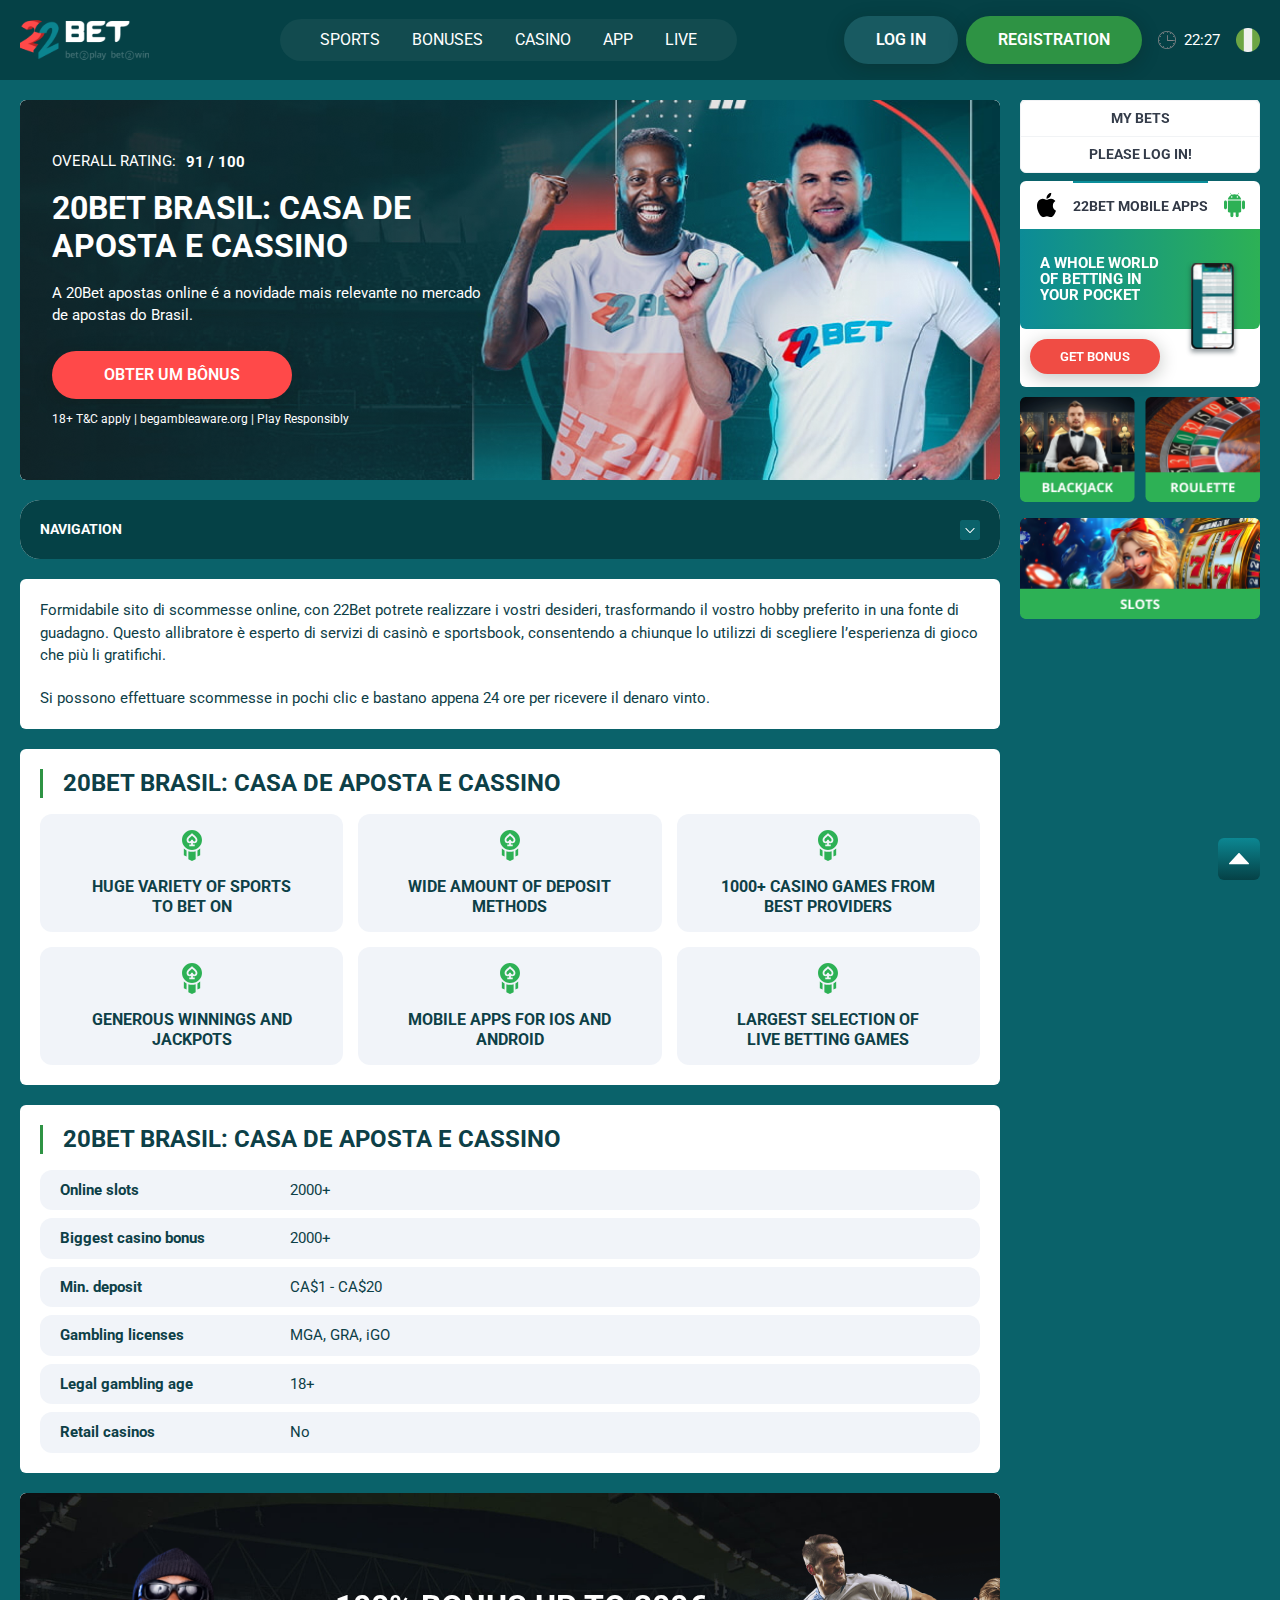
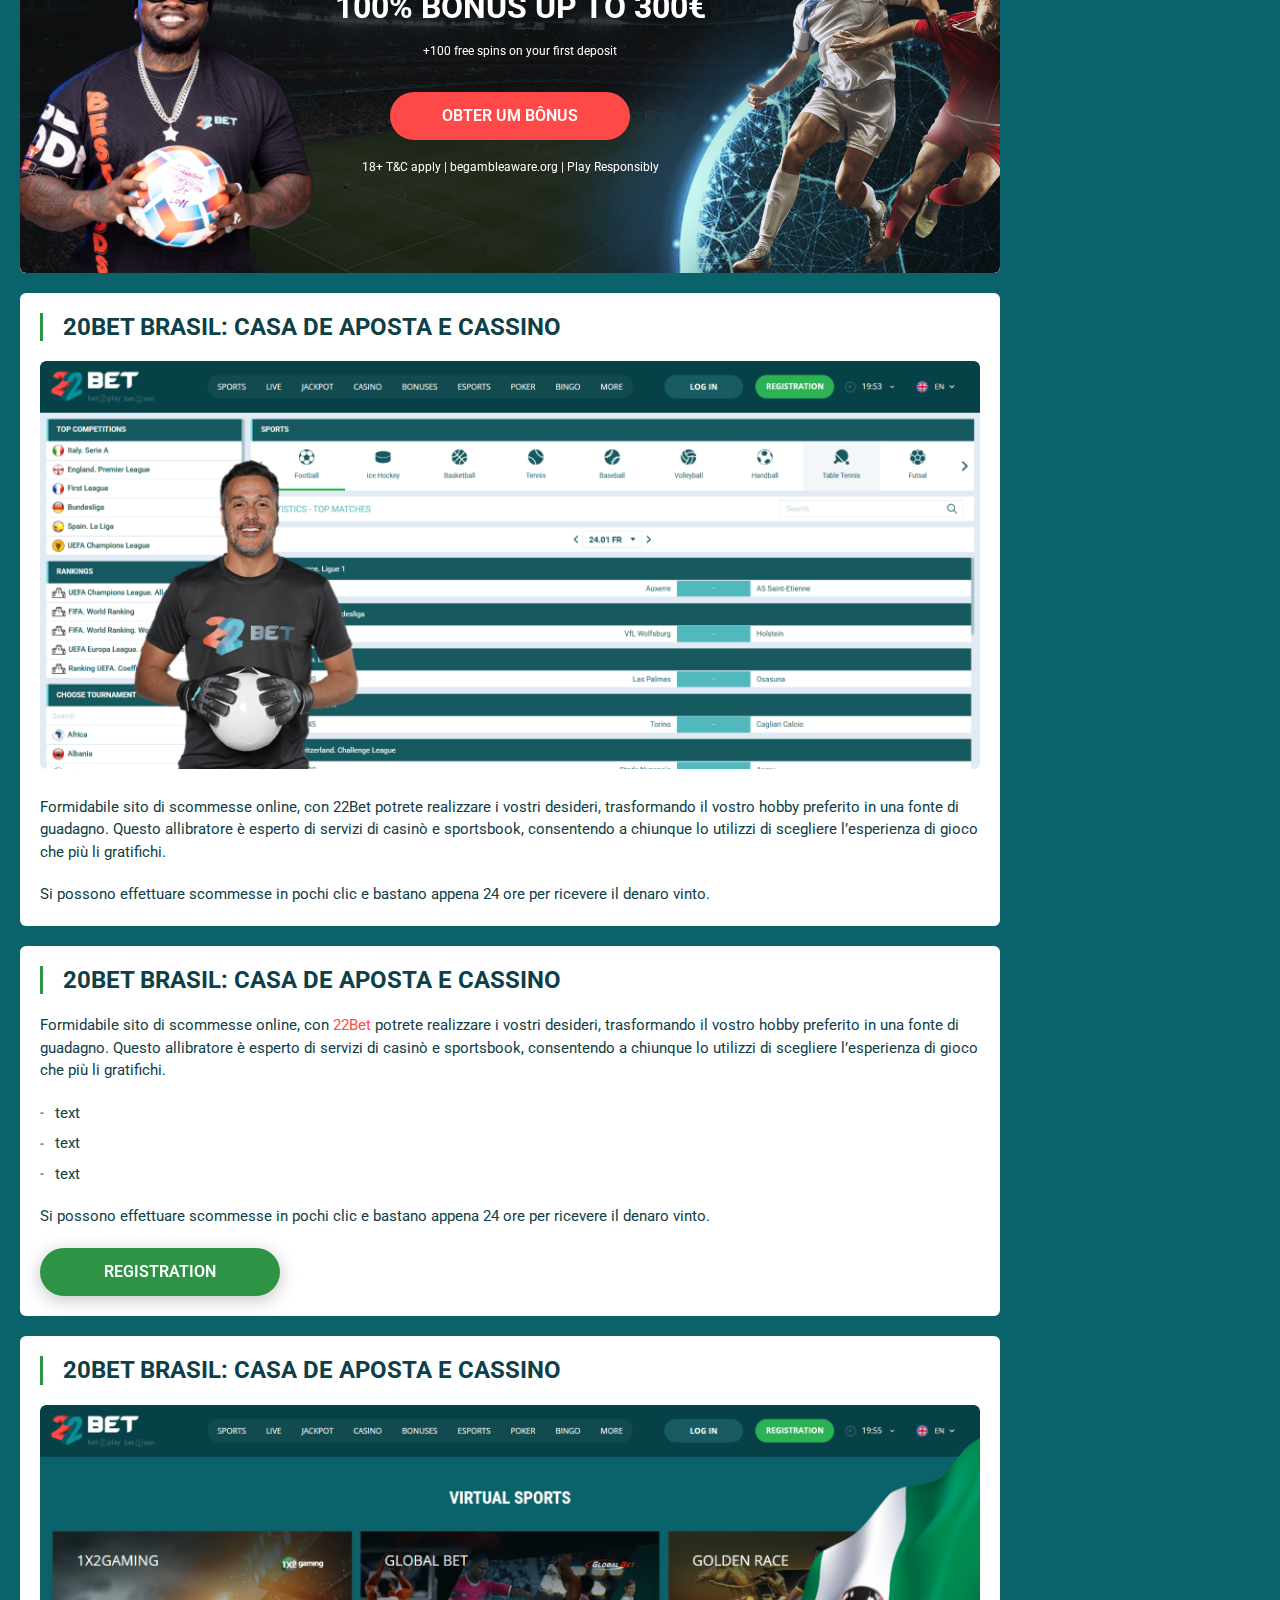
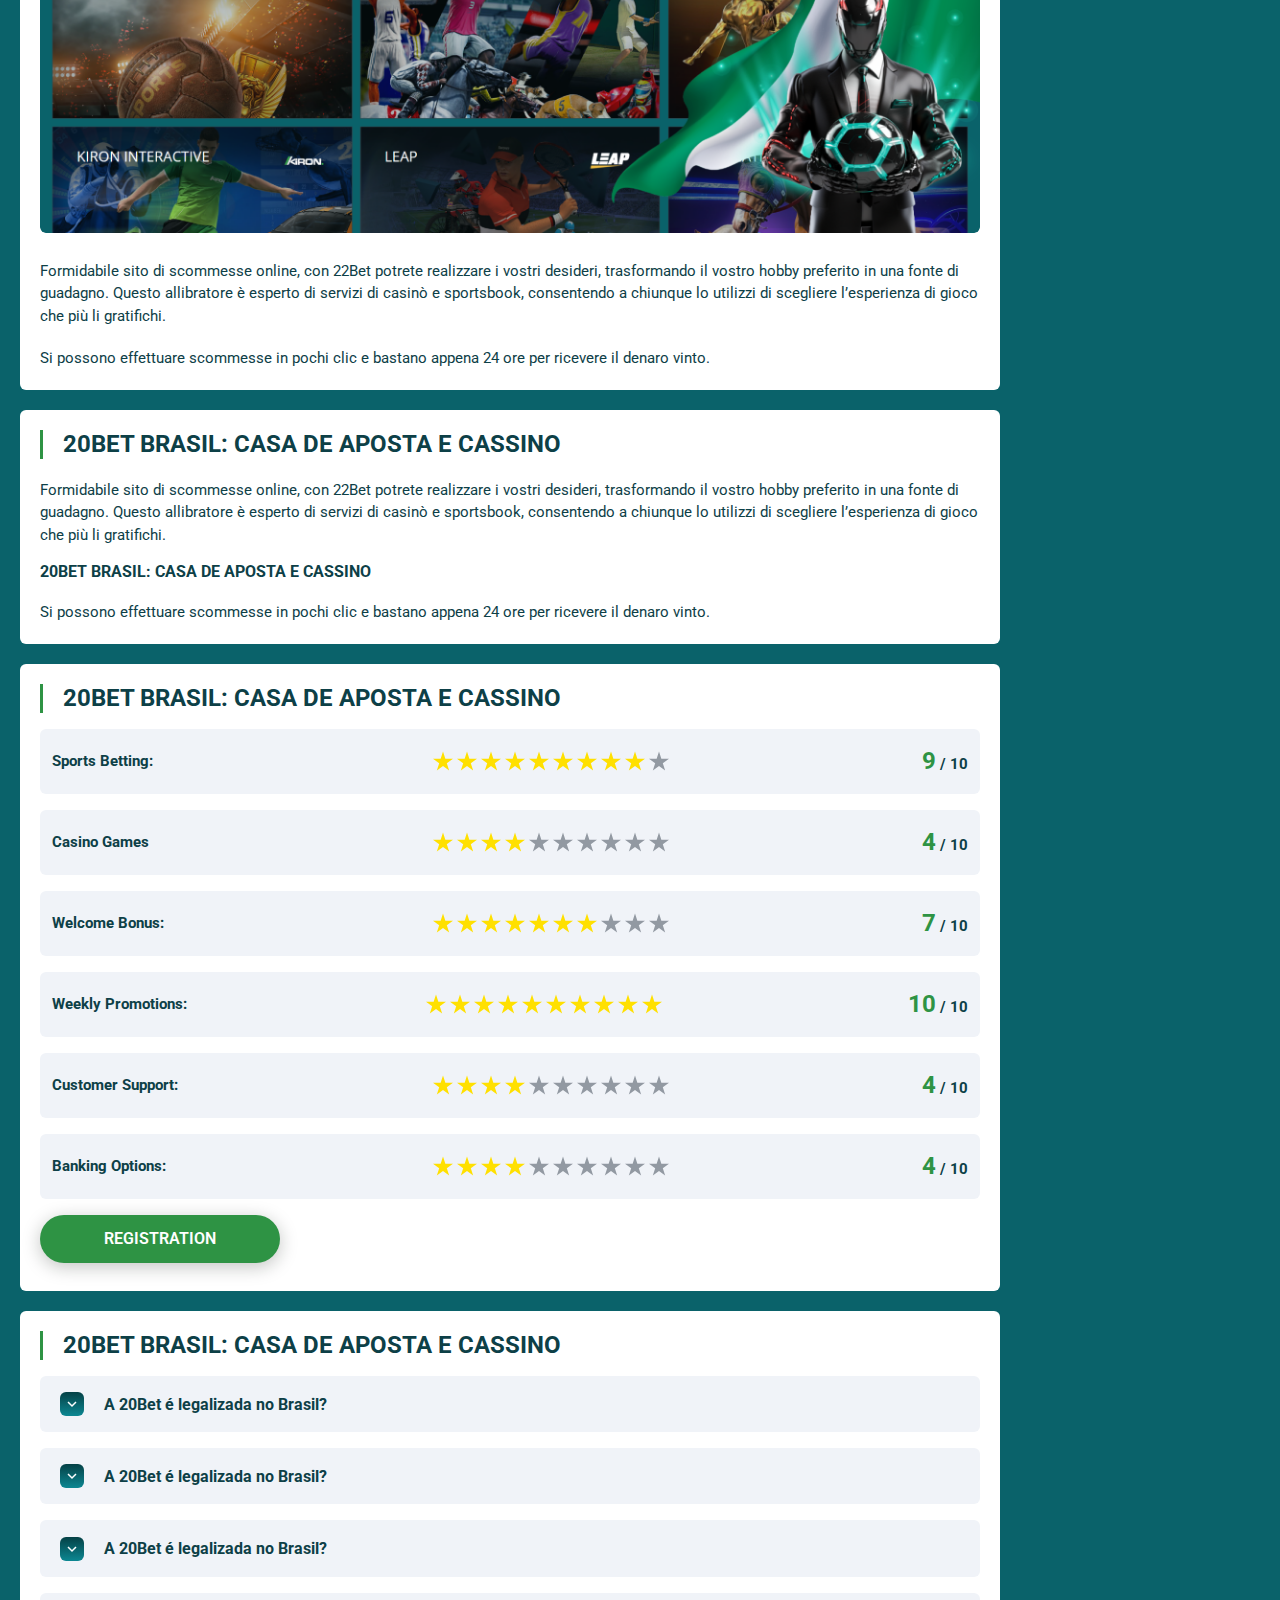
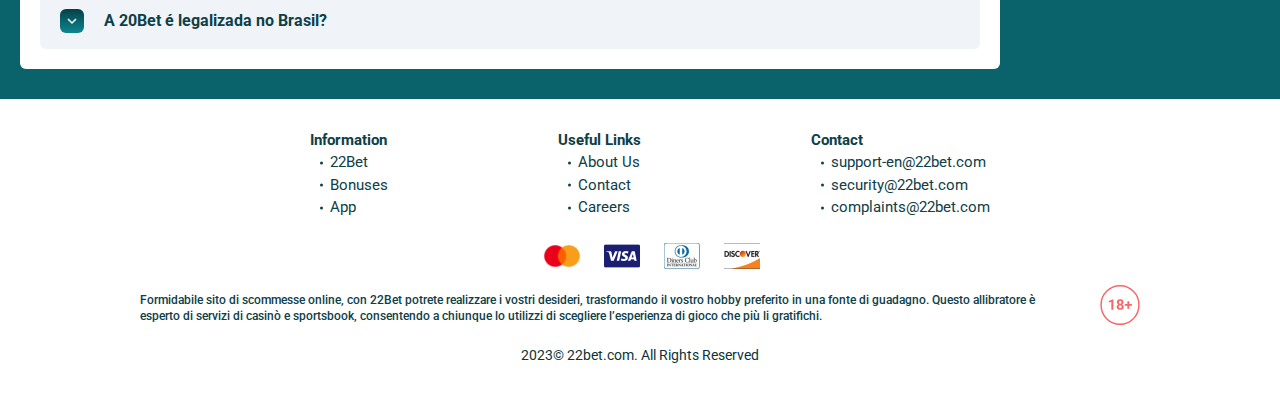
<file: index.html>
<!DOCTYPE html>
<html lang="ng">
  <head>
    <meta charset="UTF-8" />
   
    <meta name="viewport" content="width=device-width, initial-scale=1.0" />
    <title>20Bet Brasil: casa de aposta e cassino</title>
    <meta name="description" content />
    <meta property="og:site_name" content />
    <meta property="og:title" content />
    <meta property="og:type" content="website" />
    <meta property="og:url" content />
    <meta property="og:image" content />
    <meta property="og:image:alt" content />
    <meta property="og:locale" content="ng" />
    <meta property="og:description" content />
    <link rel="preconnect" href="https://fonts.googleapis.com" />
    <link rel="preconnect" href="https://fonts.gstatic.com" crossorigin />
    <link
      href="https://fonts.googleapis.com/css2?family=Poppins&family=Roboto:wght@400;500;700&display=swap"
      rel="stylesheet"
    />
    <link rel="stylesheet" href="./css/reset.css" />
    <link rel="stylesheet" href="./css/main.css" />
    <link rel="stylesheet" href="./css/media.css"/>
    <link rel="icon" href="./images/Group.png" type="image/x-icon"/>
    <script
    src="https://code.jquery.com/jquery-3.6.1.min.js"
    integrity="sha256-o88AwQnZB+VDvE9tvIXrMQaPlFFSUTR+nldQm1LuPXQ="
    crossorigin="anonymous"
  ></script>
  </head>
  <body>
    <header class="header">
      <section class="content header__content">
        <a href="#" class="logo header__logo"
          ><img src="./images/logo.svg" alt="logo" title
        /></a>
        <button class="header__btn-menu" >
          <svg width="16px" height="16px" viewBox="0 0 16 16" xmlns="http://www.w3.org/2000/svg">
              <rect y="0" width="16" height="3" rx="1.5"></rect>
              <rect y="6.5" width="16" height="3" rx="1.5"></rect>
              <rect y="13" width="16" height="3" rx="1.5"></rect>
            </svg>
        </button>

          <nav class="menu header__menu">
            <ul class="header__menu-list">
                <li>
                    <a href="#">
                        Sports
                    </a>
                  </li>
              <li>
                <a href="#">
                 Bonuses
                </a>
              </li>
              <li>
                <a href="#">
                Casino
                </a>
              </li>
              <li>
                <a href="#">
                 App
                </a>
              </li>
              <li>
                <a href="#">
                    Live
                </a>
              </li>
             
            </ul>
            <div class="header__button header__button-menu " >
              <a href="#" class="button  button__login-menu">log in</a>
              <a href="#" class="button button__menu">registration</a>
            </div>
           
          </nav>
            <a href="#" class="button button__login">log in</a>
            <a href="#" class="button button__singup">registration</a>
            <div id="clock" class="header__time">00:00</div>
            <a href="" class="header__flag">
                <span><img src="./images/flag.png" alt="flag" title /></span>
                
              </a>
      </section>
    </header>
     <main class="main home">
      <section class="main__wrap">
        <aside class="sidebar sidebar-left ">
            <div class="sidebar-left__champion">
                <div class="top-champion__links-desk menu__review-desk">TOP Championships</div>
            </div>
            <div class="sidebar-left__matches">
                <div class="top-matches__links-desk menu__review-desk">Top matches</div>
            </div>
                <div class="sidebar-left__quik">
                  <div class="menu__links-desk"><a href="#">
                    <img src="./images/sidebar/liveEvents-sidebar.svg" alt="" title="">Live events: 143</a>
                  </div>
                  <ul class="menu__links">
                    <li>
                      <a href="#"
                        ><img
                          src="./images/sidebar/football.svg"
                          alt="Football"
                          title
                        />Football (44)</a
                      >
                    </li>
                    <li>
                      <a href="#"
                        ><img
                          src="./images/sidebar/tennis.svg"
                          alt="Tennis"
                          title
                        />Tennis (47)</a
                      >
                    </li>
                    <li>
                      <a href="#"
                        ><img
                          src="./images/sidebar/basketball.svg"
                          alt="Basketball"
                          title
                        />Basketball (26)</a
                      >
                    </li>
                    <li>
                      <a href="#"
                        ><img
                          src="./images/sidebar/hockey.svg"
                          alt="Ice Hockey"
                          title
                        />Ice Hockey (18)</a
                      >
                    </li>
                    
                    <li>
                      <a href="#"
                        ><img
                          src="./images/sidebar/volleyball.svg"
                          alt="Volleyball"
                          title
                        />Volleyball (15)</a
                      >
                    </li>
                   
                  </ul>
                </div>
              
                <div class="sidebar-left__review">
                  <div class="menu__review-desk sidebar__desk">Navigation</div>
                  <ul class="menu__review sidebar__list">
                    <li><a href="#">Review of 22Bet</a></li>
                    <li><a href="#">Registration</a></li>
                    <li><a href="#">20Bet Betting </a></li>
                    <li><a href="#">Layouts and navigation</a></li>
                    <li><a href="#">Sports betting</a></li>
                    <li><a href="#">Live betting</a></li>
                    <li><a href="#">Live stream</a></li>
                    <li><a href="#">Cash out</a></li>
                    
                  </ul>
                </div>
             
        </aside>
       <section class="content__wrapper ">

       
          <section class="content hero">
           
            <div class="background">
              <img src="./images/main/bg-main.png" alt="hero" title />
              
            </div>
            <div class="hero__wrapper">
              <div class="hero__data">
                <div class="hero__rating" itemscope itemtype="http://schema.org/Game">
                  <p>Overall Rating:</p>
                  <meta itemprop="name" content="https://ng-22bet.com/">
                  <span  itemprop="aggregateRating" itemscope itemtype="http://schema.org/AggregateRating">
                    <span itemprop="ratingValue">91</span>
                  <span>/</span> 
                  <span itemprop="bestRating">100</span>
                  <meta itemprop="reviewCount" content="100">
                  </span>
                </div>
                <h1 class="title general hero__title">
                  20Bet Brasil: casa de aposta e cassino
                </h1>
                <p>A 20Bet apostas online é a novidade mais relevante no mercado de apostas do Brasil.</p>
                <a href="#" class="button  hero__button">Obter um Bônus</a>
                <span class="hero__span">18+ T&C apply | begambleaware.org | Play Responsibly</span>
              </div>
             
            </div>
          </section>
          <section class="content menu-review__content">
              

            
                <div class="menu__review-desk menu__review-content">Navigation</div>
                <ul class="menu__review menu__review-list">
                    <li><a href="#">Review of 22Bet</a></li>
                    <li><a href="#">Registration</a></li>
                    <li><a href="#">20Bet Betting </a></li>
                    <li><a href="#">Layouts and navigation</a></li>
                    <li><a href="#">Sports betting</a></li>
                    <li><a href="#">Live betting</a></li>
                    <li><a href="#">Live stream</a></li>
                    <li><a href="#">Cash out</a></li>
                </ul>
             
          
          </section>
          <section class="content article">
            <p>
              Formidabile sito di scommesse online, con 22Bet potrete realizzare
              i vostri desideri, trasformando il vostro hobby preferito in una
              fonte di guadagno. Questo allibratore è esperto di servizi di
              casinò e sportsbook, consentendo a chiunque lo utilizzi di
              scegliere l’esperienza di gioco che più li gratifichi.
            </p>
            <p>
              Si possono effettuare scommesse in pochi clic e bastano appena 24
              ore per ricevere il denaro vinto.
            </p>
          </section>
          <section class="content features">
            <h2 class="title high features__title">20Bet Brasil: Casa de Aposta e Cassino</h2>
           <!-- <div class="features__wrap"> -->
            <ul class="features__list">
                <li>Huge variety of Sports to Bet On</li>
                <li>Wide amount of Deposit Methods</li>
                <li>1000+ Casino Games from Best Providers</li>
                <li>Generous Winnings and Jackpots</li>
                <li>Mobile Apps for iOS and Android</li>
                <li>Largest selection of Live Betting Games</li>
           </ul>
             
           <!-- </div> -->
           </section> 
           <section class="content features">
            <h2 class="title high features__title">20Bet Brasil: Casa de Aposta e Cassino</h2>
            <table class="features__table">
              <tbody class="features__group">
                
                  <tr>
                  <td>Online slots</td>
                  <td>2000+</td>
                 </tr>
                 <tr>
                  <td>Biggest casino bonus</td>
                  <td>2000+</td>
                 </tr>
                 <tr>
                  <td>Min. deposit</td>
                  <td>CA$1 - CA$20</td>
                 </tr>
                    <tr>
                    <td>Gambling licenses</td>
                    <td>MGA, GRA, iGO</td>
                  </tr>
                  <tr>
                    <td>Legal gambling age</td>
                    <td>18+</td>
                  </tr>
                  <tr>
                    <td>Retail casinos</td>
                    <td>No</td>
                  </tr>
               
              </tbody>
            </table>
           
           </section> 
          <section class="content banner">
           
            <div class="background banner__backgroud">
              <img
                src="./images/main/banner-main.png"
                alt="banner"
                title
              />
             
            </div>
            <div class="banner__info">
              <h2 class="title high banner__title">
                100% BONUS UP TO 300€
                <span>+100 free spins on your first deposit</span>
              </h2>
              <a href="#" class="button banner__button">Obter um Bônus</a>
              <span>18+ T&C apply | begambleaware.org | Play Responsibly</span>
            </div>
          </section>
          <section class="content article">
            <h2 class="title high article__title">20Bet Brasil: Casa de Aposta e Cassino</h2>
            <div class="images">
                <img src="./images/main/image1-main.png" alt="banner" title />
              </div>
            <p>
              Formidabile sito di scommesse online, con 22Bet potrete realizzare
              i vostri desideri, trasformando il vostro hobby preferito in una
              fonte di guadagno. Questo allibratore è esperto di servizi di
              casinò e sportsbook, consentendo a chiunque lo utilizzi di
              scegliere l’esperienza di gioco che più li gratifichi.
            </p>
            <p>
              Si possono effettuare scommesse in pochi clic e bastano appena 24
              ore per ricevere il denaro vinto.
            </p>
           
          </section>
          <section class="content article">
            <h2 class="title high article__title">20Bet Brasil: Casa de Aposta e Cassino</h2>
            <p>
              Formidabile sito di scommesse online, con <a class="article__links" href="#">22Bet</a> potrete realizzare
              i vostri desideri, trasformando il vostro hobby preferito in una
              fonte di guadagno. Questo allibratore è esperto di servizi di
              casinò e sportsbook, consentendo a chiunque lo utilizzi di
              scegliere l’esperienza di gioco che più li gratifichi.
            </p>
            <ul>
              <li>text</li>
              <li>text</li>
              <li>text</li>
            </ul>
            <p>
              Si possono effettuare scommesse in pochi clic e bastano appena 24
              ore per ricevere il denaro vinto.
            </p>
            <a href="#" class="button article__button">registration</a>
          </section>
          <section class="content article">
            <h2 class="title high article__title">20Bet Brasil: Casa de Aposta e Cassino</h2>
            <div class="images">
                <img src="./images/main/image2-main.png" alt="banner" title/>
              </div>
            <p>
              Formidabile sito di scommesse online, con 22Bet potrete realizzare
              i vostri desideri, trasformando il vostro hobby preferito in una
              fonte di guadagno. Questo allibratore è esperto di servizi di
              casinò e sportsbook, consentendo a chiunque lo utilizzi di
              scegliere l’esperienza di gioco che più li gratifichi.
            </p>
            <p>
              Si possono effettuare scommesse in pochi clic e bastano appena 24
              ore per ricevere il denaro vinto.
            </p>
            
          </section>
          <section class="content article">
            <h2 class="title high article__title">20Bet Brasil: Casa de Aposta e Cassino</h2>
            <p>
              Formidabile sito di scommesse online, con 22Bet potrete realizzare
              i vostri desideri, trasformando il vostro hobby preferito in una
              fonte di guadagno. Questo allibratore è esperto di servizi di
              casinò e sportsbook, consentendo a chiunque lo utilizzi di
              scegliere l’esperienza di gioco che più li gratifichi.
            </p>

            <h3>20Bet Brasil: Casa de Aposta e Cassino</h3>

            <p>
              Si possono effettuare scommesse in pochi clic e bastano appena 24
              ore per ricevere il denaro vinto.
            </p>
            
          </section>
          <section class="content ratings ">
            <h2 class="ratings__title title high">
              20Bet Brasil: Casa de Aposta e Cassino
            </h2>
            
            <div class="rating__table table">
              <table>
               <tbody>
                 <tr>
                  <td>Sports Betting: </td>
                  <td>
                    <img src="./images/main/stars-gold.svg" alt="ratings" title>
                    <img src="./images/main/stars-gold.svg" alt="ratings" title>
                    <img src="./images/main/stars-gold.svg" alt="ratings" title>
                    <img src="./images/main/stars-gold.svg" alt="ratings" title>
                    <img src="./images/main/stars-gold.svg" alt="ratings" title>
                    <img src="./images/main/stars-gold.svg" alt="ratings" title>
                    <img src="./images/main/stars-gold.svg" alt="ratings" title>
                    <img src="./images/main/stars-gold.svg" alt="ratings" title>
                    <img src="./images/main/stars-gold.svg" alt="ratings" title> 
                    <img src="./images/main/stars-grey.svg" alt="ratings" title> 
                  </td>
                  <td> <span class="ratings__data">
                    <span>9</span>
                    <span>/</span>
                    <span>10</span>
                  </span></td>
                </tr>
  
                <tr>
                  <td>Casino Games</td>
                  <td>
                    <img src="./images/main/stars-gold.svg" alt="ratings" title>
                    <img src="./images/main/stars-gold.svg" alt="ratings" title>
                    <img src="./images/main/stars-gold.svg" alt="ratings" title>
                    <img src="./images/main/stars-gold.svg" alt="ratings" title> 
                    <img src="./images/main/stars-grey.svg" alt="ratings" title> 
                    <img src="./images/main/stars-grey.svg" alt="ratings" title> 
                    <img src="./images/main/stars-grey.svg" alt="ratings" title> 
                    <img src="./images/main/stars-grey.svg" alt="ratings" title> 
                    <img src="./images/main/stars-grey.svg" alt="ratings" title> 
                    <img src="./images/main/stars-grey.svg" alt="ratings" title> 
                  </td>
                  <td><span class="ratings__data">
                    <span>4</span>
                    <span>/</span>
                    <span>10</span>
                  </span></td>
                </tr>
  
                <tr> 
                  <td>Welcome Bonus:</td>
                  <td>
                    <img src="./images/main/stars-gold.svg" alt="ratings" title>
                    <img src="./images/main/stars-gold.svg" alt="ratings" title>
                    <img src="./images/main/stars-gold.svg" alt="ratings" title>
                    <img src="./images/main/stars-gold.svg" alt="ratings" title>  
                    <img src="./images/main/stars-gold.svg" alt="ratings" title>
                    <img src="./images/main/stars-gold.svg" alt="ratings" title>
                    <img src="./images/main/stars-gold.svg" alt="ratings" title> 
                    <img src="./images/main/stars-grey.svg" alt="ratings" title> 
                    <img src="./images/main/stars-grey.svg" alt="ratings" title> 
                    <img src="./images/main/stars-grey.svg" alt="ratings" title>  
                  </td>
                  <td><span class="ratings__data">
                    <span>7</span>
                    <span>/</span>
                    <span>10</span>
                  </span></td>
                </tr>
               </tbody>
              </table>
              <table>
               <tbody>
                 <tr>
                  <td>Weekly Promotions:</td>
                  <td>
                    <img src="./images/main/stars-gold.svg" alt="ratings" title>
                    <img src="./images/main/stars-gold.svg" alt="ratings" title>
                    <img src="./images/main/stars-gold.svg" alt="ratings" title>
                    <img src="./images/main/stars-gold.svg" alt="ratings" title>  
                    <img src="./images/main/stars-gold.svg" alt="ratings" title>
                    <img src="./images/main/stars-gold.svg" alt="ratings" title>
                    <img src="./images/main/stars-gold.svg" alt="ratings" title> 
                    <img src="./images/main/stars-gold.svg" alt="ratings" title>
                    <img src="./images/main/stars-gold.svg" alt="ratings" title>
                    <img src="./images/main/stars-gold.svg" alt="ratings" title>
                  </td>
                  <td><span class="ratings__data">
                    <span>10</span>
                    <span>/</span>
                    <span>10</span>
                  </span></td>
                </tr>
  
                <tr>
                  <td>Customer Support:</td>
                  <td>
                    <img src="./images/main/stars-gold.svg" alt="ratings" title>
                    <img src="./images/main/stars-gold.svg" alt="ratings" title>
                    <img src="./images/main/stars-gold.svg" alt="ratings" title>
                    <img src="./images/main/stars-gold.svg" alt="ratings" title>
                    <img src="./images/main/stars-grey.svg" alt="ratings" title> 
                    <img src="./images/main/stars-grey.svg" alt="ratings" title> 
                    <img src="./images/main/stars-grey.svg" alt="ratings" title> 
                    <img src="./images/main/stars-grey.svg" alt="ratings" title> 
                    <img src="./images/main/stars-grey.svg" alt="ratings" title> 
                    <img src="./images/main/stars-grey.svg" alt="ratings" title> 
                  </td>
                  <td><span class="ratings__data">
                    <span>4</span>
                    <span>/</span>
                    <span>10</span>
                  </span></td>
                </tr>
  
                <tr>
                  <td>Banking Options:</td>
                  <td>
                    <img src="./images/main/stars-gold.svg" alt="ratings" title>
                    <img src="./images/main/stars-gold.svg" alt="ratings" title>
                    <img src="./images/main/stars-gold.svg" alt="ratings" title>
                    <img src="./images/main/stars-gold.svg" alt="ratings" title>
                    <img src="./images/main/stars-grey.svg" alt="ratings" title> 
                    <img src="./images/main/stars-grey.svg" alt="ratings" title> 
                    <img src="./images/main/stars-grey.svg" alt="ratings" title> 
                    <img src="./images/main/stars-grey.svg" alt="ratings" title> 
                    <img src="./images/main/stars-grey.svg" alt="ratings" title> 
                    <img src="./images/main/stars-grey.svg" alt="ratings" title>
                  </td>
                  <td><span class="ratings__data">
                    <span>4</span>
                    <span>/</span>
                    <span>10</span>
                  </span></td>
                </tr>
               </tbody>
              </table>
            </div>
          
          <a href="#" class="button ratings__button">registration</a>
          </section>
          <section class="content faq">
            <h2 class="title high faq__title">20Bet Brasil: Casa de Aposta e Cassino</h2>
            <ul class="faq__list " itemscope itemtype="https://schema.org/FAQPage">
              <li class="faq__item"  itemscope itemprop="mainEntity" itemtype="https://schema.org/Question">
                <h3 class="title medium faq__subtitle js-button-expander"  itemprop="name">A 20Bet é legalizada no Brasil?
                 </h3>
                <div  class="faq__answer js-expand-content" itemscope  itemprop="acceptedAnswer" itemtype="https://schema.org/Answer">
                  <p  itemprop="text">
                    Sim, a casa de apostas tem licença emitida por Curaçao, que é reconhecida no Brasil e a permite atuar por aqui.
                  </p>
                </div>
              </li>
              <li class="faq__item"  itemscope itemprop="mainEntity" itemtype="https://schema.org/Question">
                <h3 class="title medium faq__subtitle js-button-expander"  itemprop="name">A 20Bet é legalizada no Brasil?</h3>
                <div class="faq__answer js-expand-content" itemscope  itemprop="acceptedAnswer" itemtype="https://schema.org/Answer">
                  <p  itemprop="text">
                    Sim, a casa de apostas tem licença emitida por Curaçao, que é reconhecida no Brasil e a permite atuar por aqui.
                  </p>
                </div>
              </li> 
              <li class="faq__item"  itemscope itemprop="mainEntity" itemtype="https://schema.org/Question">
                <h3 class="title medium faq__subtitle js-button-expander"  itemprop="name">A 20Bet é legalizada no Brasil?</h3>
                <div class="faq__answer js-expand-content" itemscope  itemprop="acceptedAnswer" itemtype="https://schema.org/Answer">
                  <p  itemprop="text">
                    Sim, a casa de apostas tem licença emitida por Curaçao, que é reconhecida no Brasil e a permite atuar por aqui.
                  </p>
                </div>
              </li> 
              <li class="faq__item"  itemscope itemprop="mainEntity" itemtype="https://schema.org/Question">
                <h3 class="title medium faq__subtitle js-button-expander"  itemprop="name">A 20Bet é legalizada no Brasil?</h3>
                <div class="faq__answer js-expand-content" itemscope  itemprop="acceptedAnswer" itemtype="https://schema.org/Answer">
                  <p  itemprop="text">
                    Sim, a casa de apostas tem licença emitida por Curaçao, que é reconhecida no Brasil e a permite atuar por aqui.
                  </p>
                </div>
              </li> 
            </ul>
          </section>
          
        </section> 
        <aside class="sidebar sidebar-right ">
            <div class="sidebar__links">
                <p>My Bets</p>
                <a href="#">Please Log in!</a>
            </div>
            
         
            <div class="sidebar__info">
                <img src="./images/sidebar/apple-right-sidebar.svg" alt="apple" title>
                <div class="sidebar__subtitle">22bet mobile apps</div>
                <img src="./images/sidebar/android-right-sidebar.svg" alt="android" title>
              </div>
             <div class="sidebar__wrap">
              <div class="sidebar__deskription">
                <p>A whole world of betting in your pocket</p>
                <img src="./images/sidebar/phone-right-sidebar.svg" alt="iphone">
             </div>
             <a href="#" class="button sidebar__button">get bonus</a>
             </div>
             <div class="sidebar__cards">
                <a href="#"><img src="./images/sidebar/blackjack.png" width="115" alt="blackjack" title></a>
              <a href="#"><img src="./images/sidebar/roulette.png" width="115" alt="roulette" title></a>
             
             <a href="#"><img src="./images/sidebar/slots.png" width="240" alt="slots" title></a>
             </div>
        </aside> 
        <div class=""  onclick="scrollToTop()">
          <button class="main__arrow" id="scrollToTopBtn"></button>
        </div> 
        
      </section>
    </main> 
     <footer class=" footer ">
      <section class="content footer__content">
        <ul class="footer__menu">
          <li>
            <div>Information</div>
            <ul class="footer__info">
              <li><a href="#">22Bet</a></li>
              <li><a href="#">Bonuses</a></li>
              <li><a href="#">App</a></li>
            </ul>
          </li>
          <li>
            <div>Useful Links</div>
            <ul class="footer__info">
              <li><a href="#">About Us</a></li>
              <li><a href="#">Contact</a></li>
              <li><a href="#">Careers</a></li>
            </ul>
          </li>
          <li>
            <div>Contact</div>
            <ul class="footer__info">
              <li><a href="mailto:support-en@22bet.com">support-en@22bet.com</a></li>
              <li><a href="mailto:security@22bet.com">security@22bet.com</a></li>
              <li><a href="mailto:complaints@22bet.com">complaints@22bet.com</a></li>
            </ul>
          </li>
        </ul>
       
          <ul class="footer__cards-list">
            <li>
                <a href="#"
                  ><img
                    src="./images/mastercard.png"
                    alt="mastercard"
                    title
                /></a>
              </li>
            <li>
              <a href="#"
                ><img src="./images/visa.png" alt="cardvisa" title
              /></a>
            </li>
            <li>
                <a href="#"
                  ><img src="./images/diners.png" alt="diners" title
                /></a>
              </li>
              <li>
                <a href="#"
                  ><img src="./images/discover.png" alt="discover" title
                /></a>
              </li>
            
          </ul>
       
        <div class="footer__wrapp">
          <div class="footer__text">
            <p>
                Formidabile sito di scommesse online, con 22Bet potrete realizzare i vostri desideri, trasformando il vostro hobby preferito in una fonte di guadagno. Questo allibratore è esperto di servizi di casinò e sportsbook, consentendo a chiunque lo utilizzi di scegliere l’esperienza di gioco che più li gratifichi.
            </p>
            
           
          </div>
          <div class="footer__age">
            <img src="./images/age.svg" alt="age" title />
          </div>
        </div>
        <p class="footer__copy">2023&copy; 22bet.com. All Rights Reserved</p>
      </section>
    </footer>
    <script src="./js/arrowUp.js" defer></script>
    <script src="./js/sidebar.js" defer></script>
    <script src="./js/expander.js" defer></script>
    <script src="./js/mobile-menu.js" defer></script>
    <script src="./js/clock.js" defer></script>
  </body>
</html>
</file>
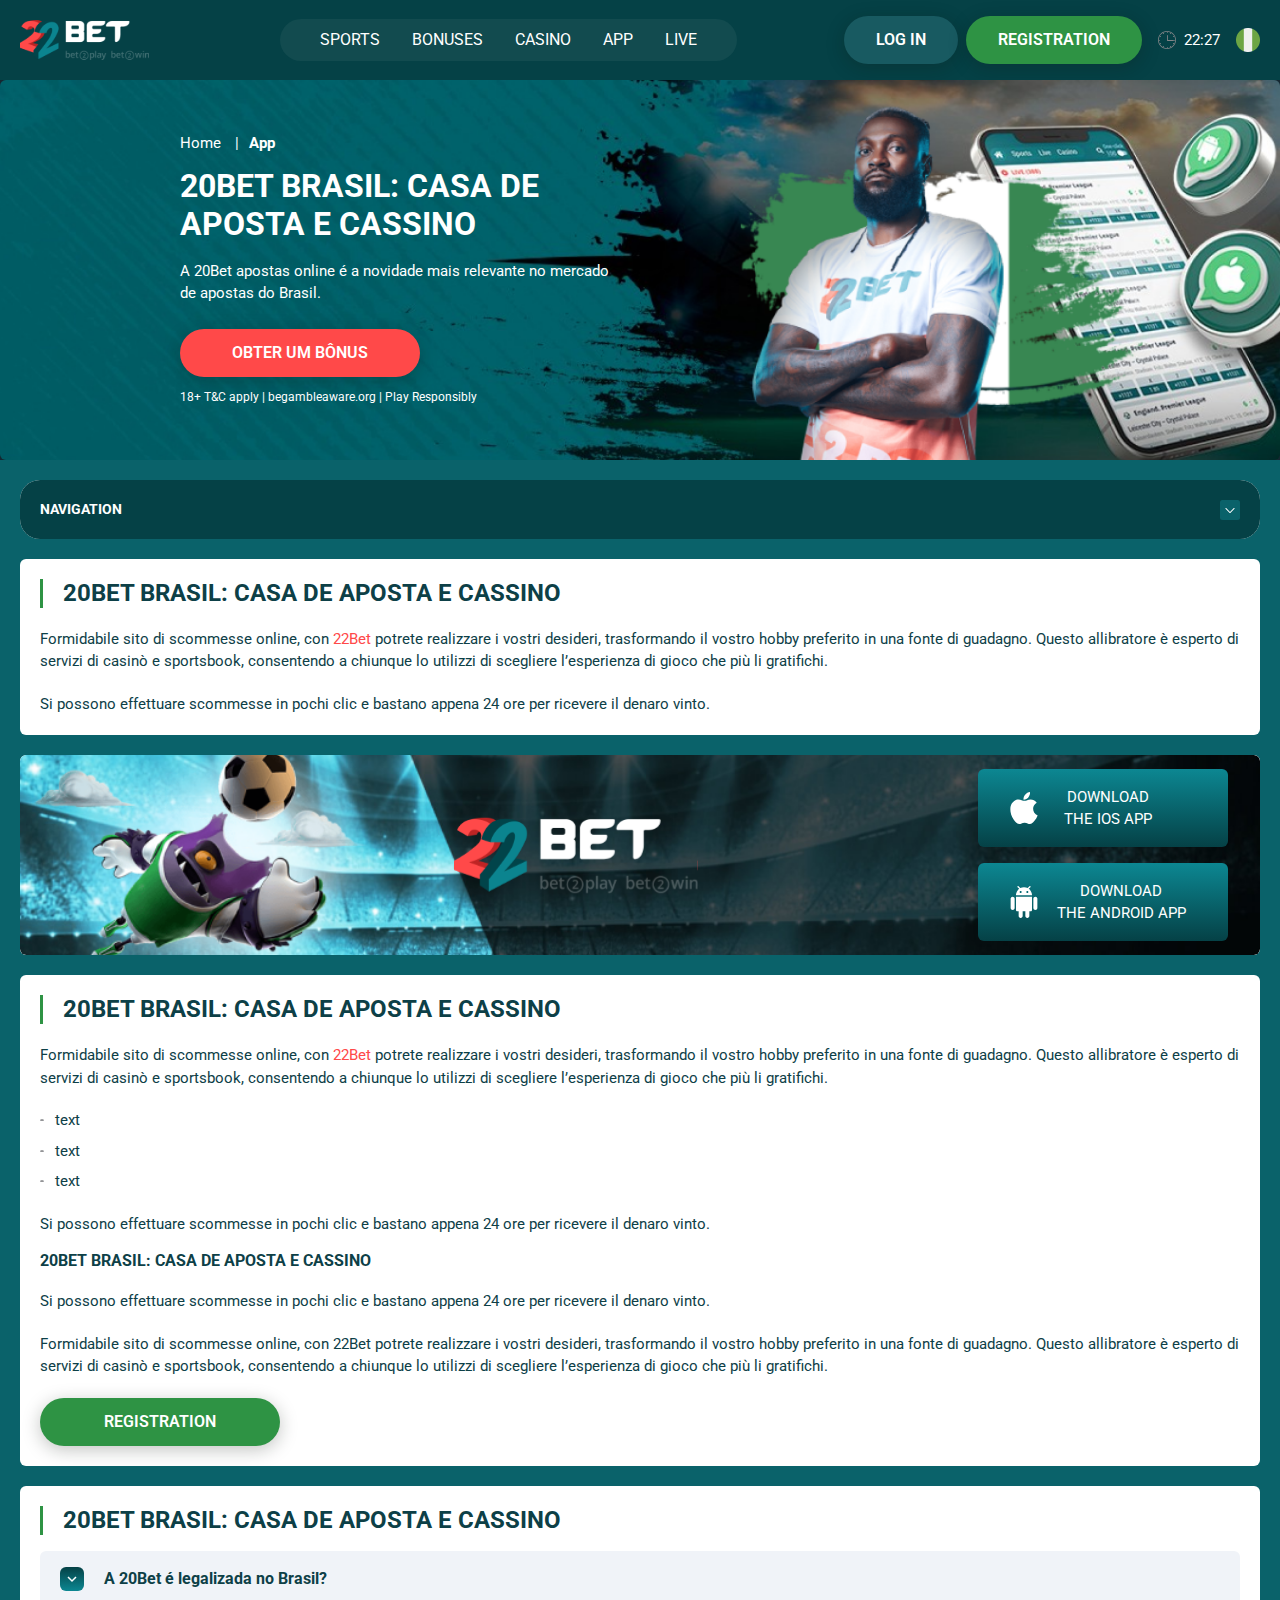
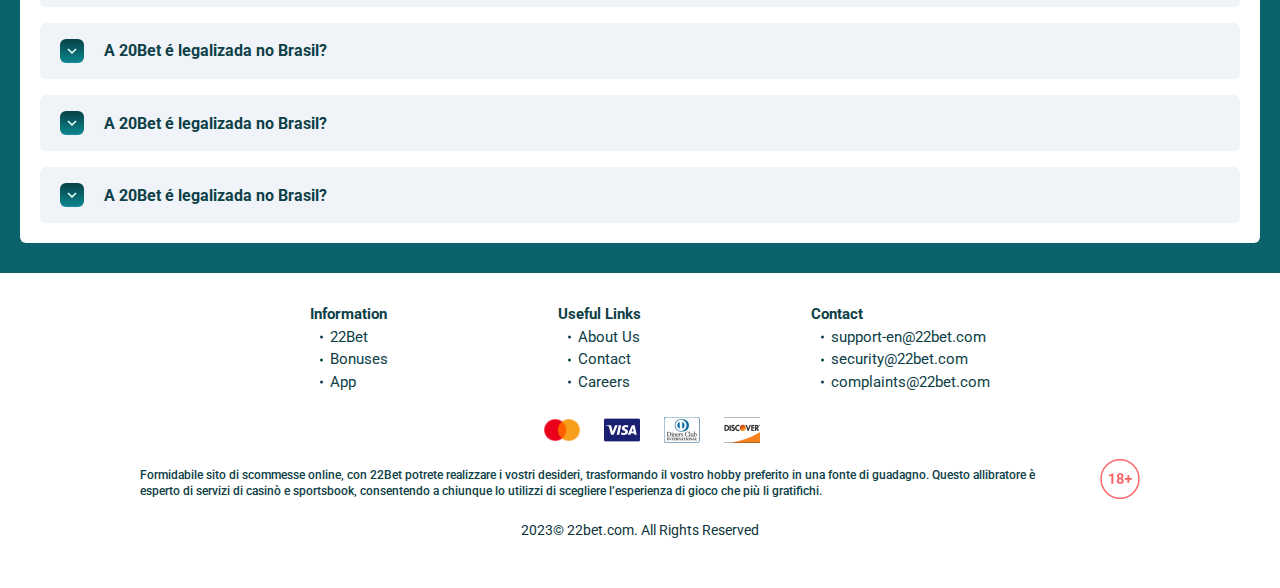
<file: app.html>
<!DOCTYPE html>
<html lang="ng">
  <head>
    <meta charset="UTF-8" />
   
    <meta name="viewport" content="width=device-width, initial-scale=1.0" />
    <title>20Bet Brasil: casa de aposta e cassino</title>
    <meta name="description" content />
    <meta property="og:site_name" content />
    <meta property="og:title" content />
    <meta property="og:type" content="website" />
    <meta property="og:url" content />
    <meta property="og:image" content />
    <meta property="og:image:alt" content />
    <meta property="og:locale" content="ng" />
    <meta property="og:description" content />
    <link rel="preconnect" href="https://fonts.googleapis.com" />
    <link rel="preconnect" href="https://fonts.gstatic.com" crossorigin />
    <link
      href="https://fonts.googleapis.com/css2?family=Poppins&family=Roboto:wght@400;500;700&display=swap"
      rel="stylesheet"
    />
    <link rel="stylesheet" href="./css/reset.css" />
    <link rel="stylesheet" href="./css/main.css" />
    <link rel="stylesheet" href="./css/media.css"/>
    <link rel="icon" href="./images/Group.png" type="image/x-icon"/>
    <script
    src="https://code.jquery.com/jquery-3.6.1.min.js"
    integrity="sha256-o88AwQnZB+VDvE9tvIXrMQaPlFFSUTR+nldQm1LuPXQ="
    crossorigin="anonymous"
  ></script>
  </head>
  <body>
    <header class="header">
      <section class="content header__content ">
        <a href="#" class="logo header__logo"
          ><img src="./images/logo.svg" alt="logo" title
        /></a>
        <button class="header__btn-menu" >
          <svg width="16px" height="16px" viewBox="0 0 16 16" xmlns="http://www.w3.org/2000/svg">
              <rect y="0" width="16" height="3" rx="1.5"></rect>
              <rect y="6.5" width="16" height="3" rx="1.5"></rect>
              <rect y="13" width="16" height="3" rx="1.5"></rect>
            </svg>
        </button>

          <nav class="menu header__menu">
            <ul class="header__menu-list">
                <li>
                    <a href="#">
                        Sports
                    </a>
                  </li>
              <li>
                <a href="#">
                 Bonuses
                </a>
              </li>
              <li>
                <a href="#">
                Casino
                </a>
              </li>
              <li>
                <a href="#">
                 App
                </a>
              </li>
              <li>
                <a href="#">
                    Live
                </a>
              </li>
             
            </ul>
            <div class="header__button header__button-menu " >
              <a href="#" class="button  button__login-menu">log in</a>
              <a href="#" class="button button__menu">registration</a>
            </div>
          </nav>
        
         
         
            <a href="#" class="button button__login">log in</a>
            <a href="#" class="button button__singup">registration</a>
            <div id="clock" class="header__time">00:00</div>
            <a href="" class="header__flag">
                <span><img src="./images/flag.png" alt="flag" title /></span>
                
              </a>
      </section>
    </header>
     <main class="main home main-page">
        <section class=" hero hero__page">
           
            <div class="background background-page">
              <img src="./images/app/bg-app.png" alt="hero" title />
              
            </div>
            <div class="hero__wrapper hero__wrapper-page">
              <div class="hero__data hero__data-page">
                <ul
                class="breadcrumbs "
                itemscope
                itemtype="https://schema.org/BreadcrumbList"
              >
                <li
                  itemprop="itemListElement"
                  itemscope
                  itemtype="https://schema.org/ListItem"
                >
                  <a href="#" itemprop="item">
                    <span itemprop="name">Home</span></a
                  >
                  <meta itemprop="position" content="1" />
                </li>
                <li
                  itemprop="itemListElement"
                  itemscope
                  itemtype="https://schema.org/ListItem"
                >
                  <a href="#" itemprop="item"> <span itemprop="name">App</span></a>
                  <meta itemprop="position" content="2" />
                </li>
              </ul>
                <h1 class="title general hero__title">
                  20Bet Brasil: casa de aposta e cassino
                </h1>
                <p>A 20Bet apostas online é a novidade mais relevante no mercado de apostas do Brasil.</p>
                <a href="#" class="button  hero__button">Obter um Bônus</a>
                <span class="hero__span">18+ T&C apply | begambleaware.org | Play Responsibly</span>
              </div>
             
            </div>
          </section>
      <section class="main__wrap main__wrap-page">
        <aside class="sidebar sidebar-left ">
                <div class="sidebar-left__review">
                  <div class="menu__review-desk sidebar__desk">Navigation</div>
                  <ul class="menu__review sidebar__list">
                    <li><a href="#">Review of 22Bet</a></li>
                    <li><a href="#">Registration</a></li>
                    <li><a href="#">20Bet Betting </a></li>
                    <li><a href="#">Layouts and navigation</a></li>
                    <li><a href="#">Sports betting</a></li>
                    <li><a href="#">Live betting</a></li>
                    <li><a href="#">Live stream</a></li>
                    <li><a href="#">Cash out</a></li>
                    
                  </ul>
                </div>
             
        </aside>
       <section class="content__wrapper content__wrapper-page">

       
         
          <section class="content menu-review__content">
              

            
                <div class="menu__review-desk menu__review-content">Navigation</div>
                <ul class="menu__review menu__review-list">
                    <li><a href="#">Review of 22Bet</a></li>
                    <li><a href="#">Registration</a></li>
                    <li><a href="#">20Bet Betting </a></li>
                    <li><a href="#">Layouts and navigation</a></li>
                    <li><a href="#">Sports betting</a></li>
                    <li><a href="#">Live betting</a></li>
                    <li><a href="#">Live stream</a></li>
                    <li><a href="#">Cash out</a></li>
                </ul>
             
          
          </section>
          <section class="content article">
            <h2 class="title high article__title">20Bet Brasil: Casa de Aposta e Cassino</h2>
            <p>
              Formidabile sito di scommesse online, con <a class="article__links" href="#">22Bet</a> potrete realizzare
              i vostri desideri, trasformando il vostro hobby preferito in una
              fonte di guadagno. Questo allibratore è esperto di servizi di
              casinò e sportsbook, consentendo a chiunque lo utilizzi di
              scegliere l’esperienza di gioco che più li gratifichi.
            </p>
            <p>
              Si possono effettuare scommesse in pochi clic e bastano appena 24
              ore per ricevere il denaro vinto.
            </p>
          </section>
          <section class="content  banner__app">
            <div class="background banner__background-app">
              <img src="./images/app/banner-app.png" alt="banner" title />
            </div>
            <div class="banner__content banner__content-app">
              <div class="button__wrap-app">
                <a href="#" class="banner__btn banner__btn-app">
                Download </br>
                the IOS app
                </a>
                <a href="#" class="banner__btn banner__btn-android"
                  >Download </br> the Android app</a
                >
              </div>
              <a href="#" class="logo banner__logo"
                ><img src="./images/app/logo-app.svg" alt="logo" title=""
              /></a>
           
            </div>
          </section>
          <section class="content article">
            <h2 class="title high article__title">20Bet Brasil: Casa de Aposta e Cassino</h2>
            <p>
              Formidabile sito di scommesse online, con <a class="article__links" href="#">22Bet</a> potrete realizzare
              i vostri desideri, trasformando il vostro hobby preferito in una
              fonte di guadagno. Questo allibratore è esperto di servizi di
              casinò e sportsbook, consentendo a chiunque lo utilizzi di
              scegliere l’esperienza di gioco che più li gratifichi.
            </p>
            <ul>
              <li>text</li>
              <li>text</li>
              <li>text</li>
            </ul>
            <p>
              Si possono effettuare scommesse in pochi clic e bastano appena 24
              ore per ricevere il denaro vinto.
            </p>
            <h3>20Bet Brasil: Casa de Aposta e Cassino</h3>
            <p>
                Si possono effettuare scommesse in pochi clic e bastano appena 24
                ore per ricevere il denaro vinto.
              </p>
              <p>
                Formidabile sito di scommesse online, con 22Bet potrete realizzare
                i vostri desideri, trasformando il vostro hobby preferito in una
                fonte di guadagno. Questo allibratore è esperto di servizi di
                casinò e sportsbook, consentendo a chiunque lo utilizzi di
                scegliere l’esperienza di gioco che più li gratifichi.
              </p>
            <a href="#" class="button article__button">registration</a>
          </section>
          <section class="content faq">
            <h2 class="title high faq__title">20Bet Brasil: Casa de Aposta e Cassino</h2>
            <ul class="faq__list " itemscope itemtype="https://schema.org/FAQPage">
              <li class="faq__item"  itemscope itemprop="mainEntity" itemtype="https://schema.org/Question">
                <h3 class="title medium faq__subtitle js-button-expander"  itemprop="name">A 20Bet é legalizada no Brasil?
                 </h3>
                <div  class="faq__answer js-expand-content" itemscope  itemprop="acceptedAnswer" itemtype="https://schema.org/Answer">
                  <p  itemprop="text">
                    Sim, a casa de apostas tem licença emitida por Curaçao, que é reconhecida no Brasil e a permite atuar por aqui.
                  </p>
                </div>
              </li>
              <li class="faq__item"  itemscope itemprop="mainEntity" itemtype="https://schema.org/Question">
                <h3 class="title medium faq__subtitle js-button-expander"  itemprop="name">A 20Bet é legalizada no Brasil?</h3>
                <div class="faq__answer js-expand-content" itemscope  itemprop="acceptedAnswer" itemtype="https://schema.org/Answer">
                  <p  itemprop="text">
                    Sim, a casa de apostas tem licença emitida por Curaçao, que é reconhecida no Brasil e a permite atuar por aqui.
                  </p>
                </div>
              </li> 
              <li class="faq__item"  itemscope itemprop="mainEntity" itemtype="https://schema.org/Question">
                <h3 class="title medium faq__subtitle js-button-expander"  itemprop="name">A 20Bet é legalizada no Brasil?</h3>
                <div class="faq__answer js-expand-content" itemscope  itemprop="acceptedAnswer" itemtype="https://schema.org/Answer">
                  <p  itemprop="text">
                    Sim, a casa de apostas tem licença emitida por Curaçao, que é reconhecida no Brasil e a permite atuar por aqui.
                  </p>
                </div>
              </li> 
              <li class="faq__item"  itemscope itemprop="mainEntity" itemtype="https://schema.org/Question">
                <h3 class="title medium faq__subtitle js-button-expander"  itemprop="name">A 20Bet é legalizada no Brasil?</h3>
                <div class="faq__answer js-expand-content" itemscope  itemprop="acceptedAnswer" itemtype="https://schema.org/Answer">
                  <p  itemprop="text">
                    Sim, a casa de apostas tem licença emitida por Curaçao, que é reconhecida no Brasil e a permite atuar por aqui.
                  </p>
                </div>
              </li> 
            </ul>
          </section>
          
        </section> 
        
       
        
      </section>
    </main> 
     <footer class=" footer ">
      <section class="content footer__content">
        <ul class="footer__menu">
          <li>
            <div>Information</div>
            <ul class="footer__info">
              <li><a href="#">22Bet</a></li>
              <li><a href="#">Bonuses</a></li>
              <li><a href="#">App</a></li>
            </ul>
          </li>
          <li>
            <div>Useful Links</div>
            <ul class="footer__info">
              <li><a href="#">About Us</a></li>
              <li><a href="#">Contact</a></li>
              <li><a href="#">Careers</a></li>
            </ul>
          </li>
          <li>
            <div>Contact</div>
            <ul class="footer__info">
              <li><a href="mailto:support-en@22bet.com">support-en@22bet.com</a></li>
              <li><a href="mailto:security@22bet.com">security@22bet.com</a></li>
              <li><a href="mailto:complaints@22bet.com">complaints@22bet.com</a></li>
            </ul>
          </li>
        </ul>
       
          <ul class="footer__cards-list">
            <li>
                <a href="#"
                  ><img
                    src="./images/mastercard.png"
                    alt="mastercard"
                    title
                /></a>
              </li>
            <li>
              <a href="#"
                ><img src="./images/visa.png" alt="cardvisa" title
              /></a>
            </li>
            <li>
                <a href="#"
                  ><img src="./images/diners.png" alt="diners" title
                /></a>
              </li>
              <li>
                <a href="#"
                  ><img src="./images/discover.png" alt="discover" title
                /></a>
              </li>
            
          </ul>
       
        <div class="footer__wrapp">
          <div class="footer__text">
            <p>
                Formidabile sito di scommesse online, con 22Bet potrete realizzare i vostri desideri, trasformando il vostro hobby preferito in una fonte di guadagno. Questo allibratore è esperto di servizi di casinò e sportsbook, consentendo a chiunque lo utilizzi di scegliere l’esperienza di gioco che più li gratifichi.
            </p>
            
           
          </div>
          <div class="footer__age">
            <img src="./images/age.svg" alt="age" title />
          </div>
        </div>
        <p class="footer__copy">2023&copy; 22bet.com. All Rights Reserved</p>
      </section>
    </footer>
    
    <script src="./js/sidebar.js" defer></script>
    <script src="./js/expander.js" defer></script>
    <script src="./js/mobile-menu.js" defer></script>
    <script src="./js/clock.js" defer></script>
  </body>
</html>
</file>
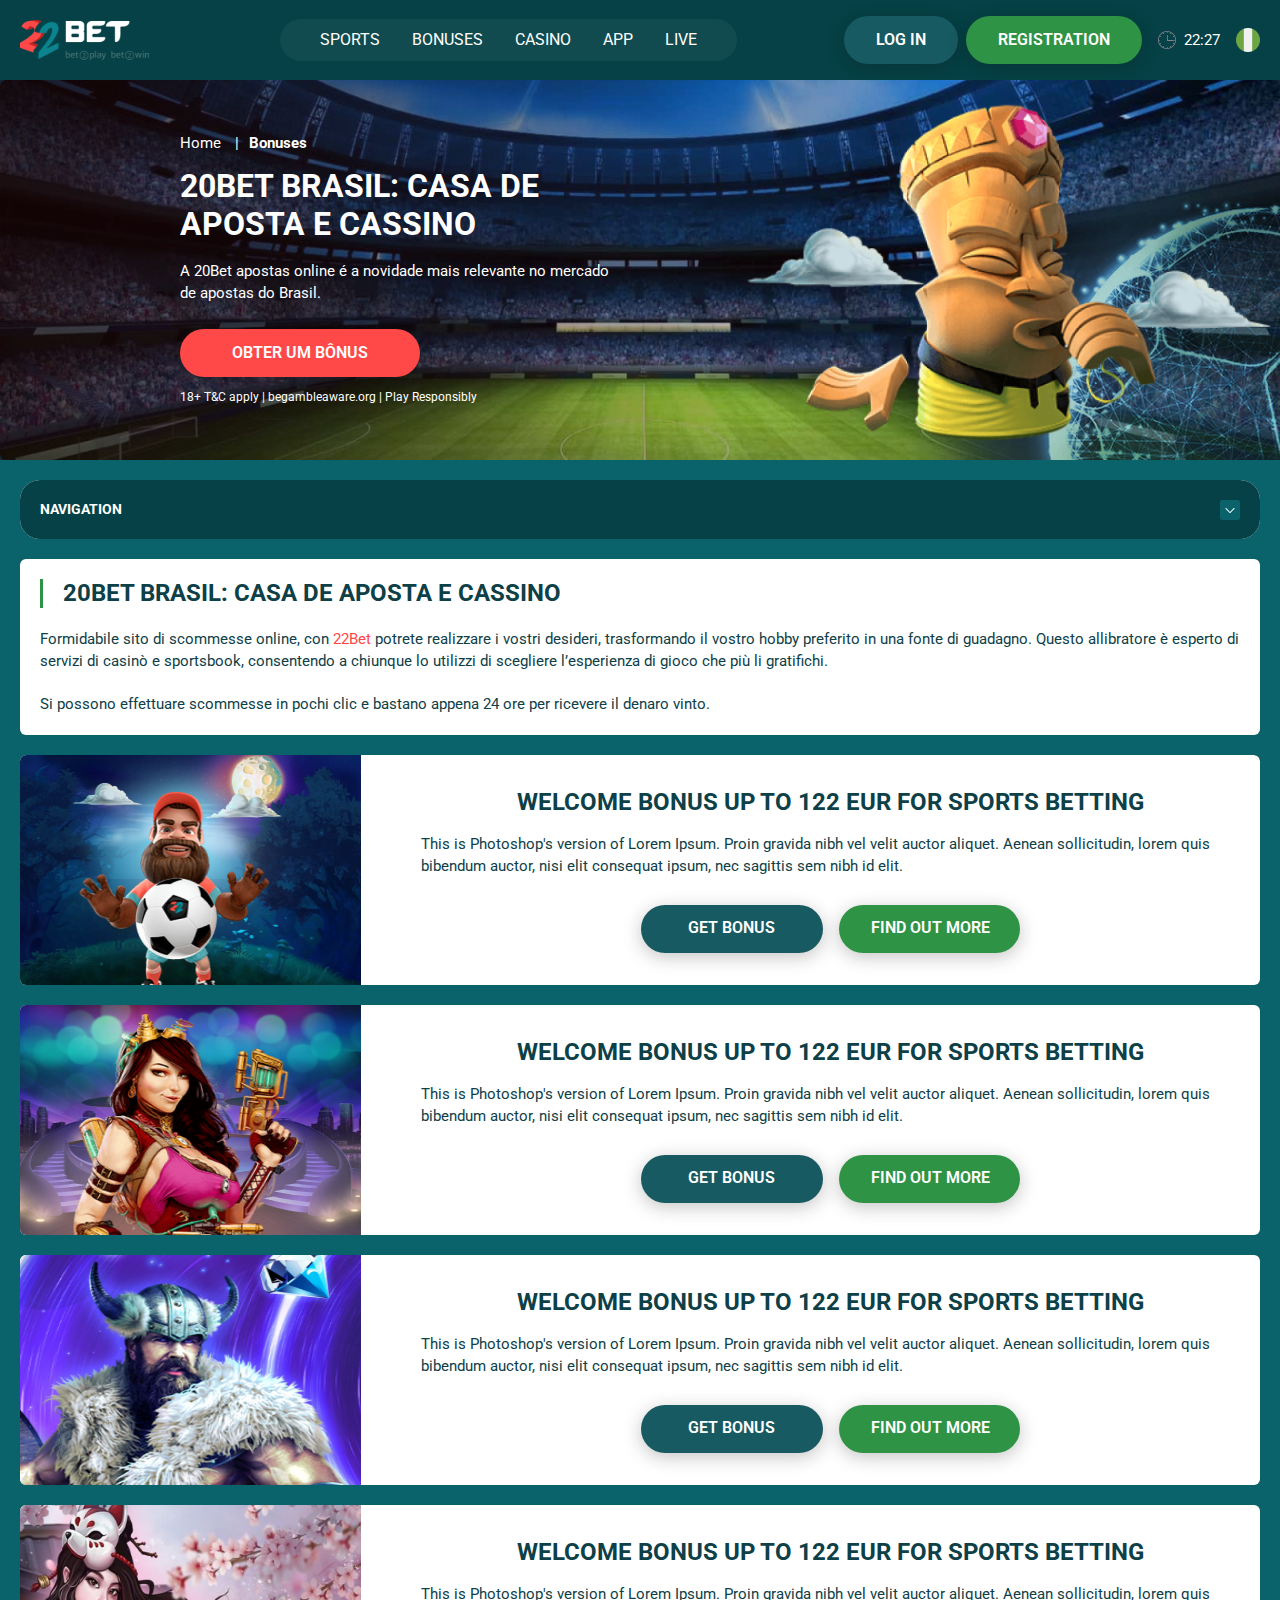
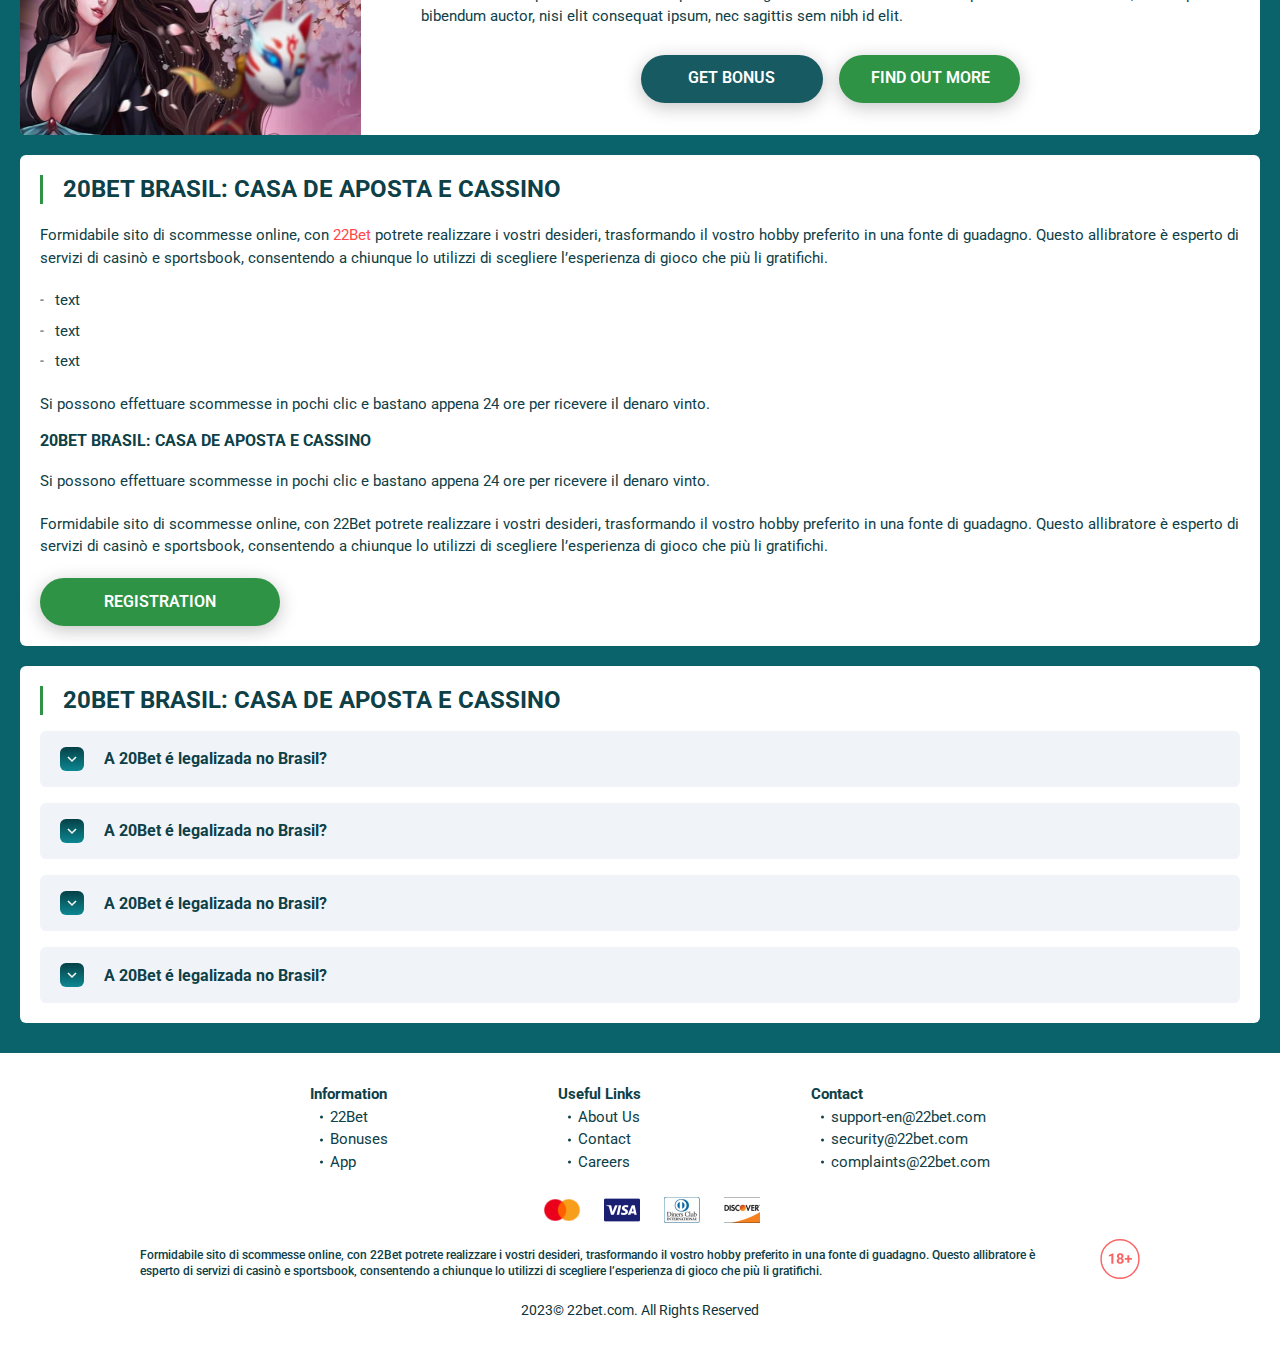
<file: bonus.html>
<!DOCTYPE html>
<html lang="ng">
  <head>
    <meta charset="UTF-8" />

    <meta name="viewport" content="width=device-width, initial-scale=1.0" />
    <title>20Bet Brasil: casa de aposta e cassino</title>
    <meta name="description" content />
    <meta property="og:site_name" content />
    <meta property="og:title" content />
    <meta property="og:type" content="website" />
    <meta property="og:url" content />
    <meta property="og:image" content />
    <meta property="og:image:alt" content />
    <meta property="og:locale" content="ng" />
    <meta property="og:description" content />
    <link rel="preconnect" href="https://fonts.googleapis.com" />
    <link rel="preconnect" href="https://fonts.gstatic.com" crossorigin />
    <link
      href="https://fonts.googleapis.com/css2?family=Poppins&family=Roboto:wght@400;500;700&display=swap"
      rel="stylesheet"
    />
    <link rel="stylesheet" href="./css/reset.css" />
    <link rel="stylesheet" href="./css/main.css" />
    <link rel="stylesheet" href="./css/media.css" />
    <link rel="icon" href="./images/Group.png" type="image/x-icon" />
    <script
      src="https://code.jquery.com/jquery-3.6.1.min.js"
      integrity="sha256-o88AwQnZB+VDvE9tvIXrMQaPlFFSUTR+nldQm1LuPXQ="
      crossorigin="anonymous"
    ></script>
  </head>
  <body>
    <header class="header">
      <section class="content header__content">
        <a href="#" class="logo header__logo"
          ><img src="./images/logo.svg" alt="logo" title
        /></a>
        <button class="header__btn-menu">
          <svg
            width="16px"
            height="16px"
            viewBox="0 0 16 16"
            xmlns="http://www.w3.org/2000/svg"
          >
            <rect y="0" width="16" height="3" rx="1.5"></rect>
            <rect y="6.5" width="16" height="3" rx="1.5"></rect>
            <rect y="13" width="16" height="3" rx="1.5"></rect>
          </svg>
        </button>

        <nav class="menu header__menu">
          <ul class="header__menu-list">
            <li>
              <a href="#"> Sports </a>
            </li>
            <li>
              <a href="#"> Bonuses </a>
            </li>
            <li>
              <a href="#"> Casino </a>
            </li>
            <li>
              <a href="#"> App </a>
            </li>
            <li>
              <a href="#"> Live </a>
            </li>
          </ul>
          <div class="header__button header__button-menu">
            <a href="#" class="button button__login-menu">log in</a>
            <a href="#" class="button button__menu">registration</a>
          </div>
        </nav>

        <a href="#" class="button button__login">log in</a>
        <a href="#" class="button button__singup">registration</a>
        <div id="clock" class="header__time">00:00</div>
        <a href="" class="header__flag">
          <span><img src="./images/flag.png" alt="flag" title /></span>
        </a>
      </section>
    </header>
    <main class="main home main-page">
      <section class="hero hero__page">
        <div class="background background-page">
          <img src="./images/bonus/bg-bonus.png" alt="hero" title />
        </div>
        <div class="hero__wrapper hero__wrapper-page">
          <div class="hero__data hero__data-page">
            <ul
              class="breadcrumbs"
              itemscope
              itemtype="https://schema.org/BreadcrumbList"
            >
              <li
                itemprop="itemListElement"
                itemscope
                itemtype="https://schema.org/ListItem"
              >
                <a href="#" itemprop="item">
                  <span itemprop="name">Home</span></a
                >
                <meta itemprop="position" content="1" />
              </li>
              <li
                itemprop="itemListElement"
                itemscope
                itemtype="https://schema.org/ListItem"
              >
                <a href="#" itemprop="item">
                  <span itemprop="name">Bonuses</span></a
                >
                <meta itemprop="position" content="2" />
              </li>
            </ul>
            <h1 class="title general hero__title">
              20Bet Brasil: casa de aposta e cassino
            </h1>
            <p>
              A 20Bet apostas online é a novidade mais relevante no mercado
              de apostas do Brasil.
            </p>
            <a href="#" class="button hero__button">Obter um Bônus</a>
            <span class="hero__span"
              >18+ T&C apply | begambleaware.org | Play Responsibly</span
            >
          </div>
        </div>
      </section>
      <section class="main__wrap main__wrap-page">
        <aside class="sidebar sidebar-left">
          <div class="sidebar-left__review">
            <div class="menu__review-desk sidebar__desk">Navigation</div>
            <ul class="menu__review sidebar__list">
              <li><a href="#">Review of 22Bet</a></li>
              <li><a href="#">Registration</a></li>
              <li><a href="#">20Bet Betting </a></li>
              <li><a href="#">Layouts and navigation</a></li>
              <li><a href="#">Sports betting</a></li>
              <li><a href="#">Live betting</a></li>
              <li><a href="#">Live stream</a></li>
              <li><a href="#">Cash out</a></li>
            </ul>
          </div>
        </aside>
        <section class="content__wrapper content__wrapper-page">
          <section class="content menu-review__content">
            <div class="menu__review-desk menu__review-content">Navigation</div>
            <ul class="menu__review menu__review-list">
              <li><a href="#">Review of 22Bet</a></li>
              <li><a href="#">Registration</a></li>
              <li><a href="#">20Bet Betting </a></li>
              <li><a href="#">Layouts and navigation</a></li>
              <li><a href="#">Sports betting</a></li>
              <li><a href="#">Live betting</a></li>
              <li><a href="#">Live stream</a></li>
              <li><a href="#">Cash out</a></li>
            </ul>
          </section>
          <section class="content article">
            <h2 class="title high article__title">
              20Bet Brasil: Casa de Aposta e Cassino
            </h2>
            <p>
              Formidabile sito di scommesse online, con
              <a class="article__links" href="#">22Bet</a> potrete realizzare i
              vostri desideri, trasformando il vostro hobby preferito in una
              fonte di guadagno. Questo allibratore è esperto di servizi di
              casinò e sportsbook, consentendo a chiunque lo utilizzi di
              scegliere l’esperienza di gioco che più li gratifichi.
            </p>
            <p>
              Si possono effettuare scommesse in pochi clic e bastano appena 24
              ore per ricevere il denaro vinto.
            </p>
          </section>
          <section class="content bonuses">
            <ul class="bonuses__list">
              <li class="bonuses__item">
                <div class="bonuses__img">
                  <img src="./images/bonus/banner-bonus1.png" alt="" title="" />
                </div>
                <div class="bonuses__desc">
                  <div class="bonuses__text">
                    <h2 class="title high bonuses__title">
                      WELCOME BONUS UP TO 122 EUR FOR SPORTS BETTING
                    </h2>
                    <p>
                      This is Photoshop's version of Lorem Ipsum. Proin gravida
                      nibh vel velit auctor aliquet. Aenean sollicitudin, lorem
                      quis bibendum auctor, nisi elit consequat ipsum, nec
                      sagittis sem nibh id elit.
                    </p>
                  </div>
                  <div class="bonuses__buttons">
                    <a href="#" class="button bonuses__button">Get Bonus</a>
                    <a href="#" class="button bonuses__button">Find out more</a>
                  </div>
                </div>
              </li>
              <li class="bonuses__item">
                <div class="bonuses__img">
                  <img src="./images/bonus/banner-bonus2.png" alt="" title="" />
                </div>
                <div class="bonuses__desc">
                  <div class="bonuses__text">
                    <h2 class="title high bonuses__title">
                      WELCOME BONUS UP TO 122 EUR FOR SPORTS BETTING
                    </h2>
                    <p>
                      This is Photoshop's version of Lorem Ipsum. Proin gravida
                      nibh vel velit auctor aliquet. Aenean sollicitudin, lorem
                      quis bibendum auctor, nisi elit consequat ipsum, nec
                      sagittis sem nibh id elit.
                    </p>
                  </div>
                  <div class="bonuses__buttons">
                    <a href="#" class="button bonuses__button">Get Bonus</a>
                    <a href="#" class="button bonuses__button">Find out more</a>
                  </div>
                </div>
              </li>
              <li class="bonuses__item">
                <div class="bonuses__img">
                  <img src="./images/bonus/banner-bonus3.png" alt="" title="" />
                </div>
                <div class="bonuses__desc">
                  <div class="bonuses__text">
                    <h2 class="title high bonuses__title">
                      WELCOME BONUS UP TO 122 EUR FOR SPORTS BETTING
                    </h2>
                    <p>
                      This is Photoshop's version of Lorem Ipsum. Proin gravida
                      nibh vel velit auctor aliquet. Aenean sollicitudin, lorem
                      quis bibendum auctor, nisi elit consequat ipsum, nec
                      sagittis sem nibh id elit.
                    </p>
                  </div>
                  <div class="bonuses__buttons">
                    <a href="#" class="button bonuses__button">Get Bonus</a>
                    <a href="#" class="button bonuses__button">Find out more</a>
                  </div>
                </div>
              </li>
              <li class="bonuses__item">
                <div class="bonuses__img">
                  <img src="./images/bonus/banner-bonus4.png" alt="" title="" />
                </div>
                <div class="bonuses__desc">
                  <div class="bonuses__text">
                    <h2 class="title high bonuses__title">
                      WELCOME BONUS UP TO 122 EUR FOR SPORTS BETTING
                    </h2>
                    <p>
                      This is Photoshop's version of Lorem Ipsum. Proin gravida
                      nibh vel velit auctor aliquet. Aenean sollicitudin, lorem
                      quis bibendum auctor, nisi elit consequat ipsum, nec
                      sagittis sem nibh id elit.
                    </p>
                  </div>
                  <div class="bonuses__buttons">
                    <a href="#" class="button bonuses__button">Get Bonus</a>
                    <a href="#" class="button bonuses__button">Find out more</a>
                  </div>
                </div>
              </li>
            </ul>
          </section>
          <section class="content article">
            <h2 class="title high article__title">
              20Bet Brasil: Casa de Aposta e Cassino
            </h2>
            <p>
              Formidabile sito di scommesse online, con
              <a class="article__links" href="#">22Bet</a> potrete realizzare i
              vostri desideri, trasformando il vostro hobby preferito in una
              fonte di guadagno. Questo allibratore è esperto di servizi di
              casinò e sportsbook, consentendo a chiunque lo utilizzi di
              scegliere l’esperienza di gioco che più li gratifichi.
            </p>
            <ul>
              <li>text</li>
              <li>text</li>
              <li>text</li>
            </ul>
            <p>
              Si possono effettuare scommesse in pochi clic e bastano appena 24
              ore per ricevere il denaro vinto.
            </p>
            <h3>20Bet Brasil: Casa de Aposta e Cassino</h3>
            <p>
              Si possono effettuare scommesse in pochi clic e bastano appena 24
              ore per ricevere il denaro vinto.
            </p>
            <p>
              Formidabile sito di scommesse online, con 22Bet potrete realizzare
              i vostri desideri, trasformando il vostro hobby preferito in una
              fonte di guadagno. Questo allibratore è esperto di servizi di
              casinò e sportsbook, consentendo a chiunque lo utilizzi di
              scegliere l’esperienza di gioco che più li gratifichi.
            </p>
            <a href="#" class="button article__button">registration</a>
          </section>
          <section class="content faq">
            <h2 class="title high faq__title">
              20Bet Brasil: Casa de Aposta e Cassino
            </h2>
            <ul
              class="faq__list"
              itemscope
              itemtype="https://schema.org/FAQPage"
            >
              <li
                class="faq__item"
                itemscope
                itemprop="mainEntity"
                itemtype="https://schema.org/Question"
              >
                <h3
                  class="title medium faq__subtitle js-button-expander"
                  itemprop="name"
                >
                  A 20Bet é legalizada no Brasil?
                </h3>
                <div
                  class="faq__answer js-expand-content"
                  itemscope
                  itemprop="acceptedAnswer"
                  itemtype="https://schema.org/Answer"
                >
                  <p itemprop="text">
                    Sim, a casa de apostas tem licença emitida por Curaçao, que
                    é reconhecida no Brasil e a permite atuar por aqui.
                  </p>
                </div>
              </li>
              <li
                class="faq__item"
                itemscope
                itemprop="mainEntity"
                itemtype="https://schema.org/Question"
              >
                <h3
                  class="title medium faq__subtitle js-button-expander"
                  itemprop="name"
                >
                  A 20Bet é legalizada no Brasil?
                </h3>
                <div
                  class="faq__answer js-expand-content"
                  itemscope
                  itemprop="acceptedAnswer"
                  itemtype="https://schema.org/Answer"
                >
                  <p itemprop="text">
                    Sim, a casa de apostas tem licença emitida por Curaçao, que
                    é reconhecida no Brasil e a permite atuar por aqui.
                  </p>
                </div>
              </li>
              <li
                class="faq__item"
                itemscope
                itemprop="mainEntity"
                itemtype="https://schema.org/Question"
              >
                <h3
                  class="title medium faq__subtitle js-button-expander"
                  itemprop="name"
                >
                  A 20Bet é legalizada no Brasil?
                </h3>
                <div
                  class="faq__answer js-expand-content"
                  itemscope
                  itemprop="acceptedAnswer"
                  itemtype="https://schema.org/Answer"
                >
                  <p itemprop="text">
                    Sim, a casa de apostas tem licença emitida por Curaçao, que
                    é reconhecida no Brasil e a permite atuar por aqui.
                  </p>
                </div>
              </li>
              <li
                class="faq__item"
                itemscope
                itemprop="mainEntity"
                itemtype="https://schema.org/Question"
              >
                <h3
                  class="title medium faq__subtitle js-button-expander"
                  itemprop="name"
                >
                  A 20Bet é legalizada no Brasil?
                </h3>
                <div
                  class="faq__answer js-expand-content"
                  itemscope
                  itemprop="acceptedAnswer"
                  itemtype="https://schema.org/Answer"
                >
                  <p itemprop="text">
                    Sim, a casa de apostas tem licença emitida por Curaçao, que
                    é reconhecida no Brasil e a permite atuar por aqui.
                  </p>
                </div>
              </li>
            </ul>
          </section>
        </section>
      </section>
    </main>
    <footer class="footer">
      <section class="content footer__content">
        <ul class="footer__menu">
          <li>
            <div>Information</div>
            <ul class="footer__info">
              <li><a href="#">22Bet</a></li>
              <li><a href="#">Bonuses</a></li>
              <li><a href="#">App</a></li>
            </ul>
          </li>
          <li>
            <div>Useful Links</div>
            <ul class="footer__info">
              <li><a href="#">About Us</a></li>
              <li><a href="#">Contact</a></li>
              <li><a href="#">Careers</a></li>
            </ul>
          </li>
          <li>
            <div>Contact</div>
            <ul class="footer__info">
              <li>
                <a href="mailto:support-en@22bet.com">support-en@22bet.com</a>
              </li>
              <li>
                <a href="mailto:security@22bet.com">security@22bet.com</a>
              </li>
              <li>
                <a href="mailto:complaints@22bet.com">complaints@22bet.com</a>
              </li>
            </ul>
          </li>
        </ul>

        <ul class="footer__cards-list">
          <li>
            <a href="#"
              ><img src="./images/mastercard.png" alt="mastercard" title
            /></a>
          </li>
          <li>
            <a href="#"><img src="./images/visa.png" alt="cardvisa" title /></a>
          </li>
          <li>
            <a href="#"><img src="./images/diners.png" alt="diners" title /></a>
          </li>
          <li>
            <a href="#"
              ><img src="./images/discover.png" alt="discover" title
            /></a>
          </li>
        </ul>

        <div class="footer__wrapp">
          <div class="footer__text">
            <p>
              Formidabile sito di scommesse online, con 22Bet potrete realizzare
              i vostri desideri, trasformando il vostro hobby preferito in una
              fonte di guadagno. Questo allibratore è esperto di servizi di
              casinò e sportsbook, consentendo a chiunque lo utilizzi di
              scegliere l’esperienza di gioco che più li gratifichi.
            </p>
          </div>
          <div class="footer__age">
            <img src="./images/age.svg" alt="age" title />
          </div>
        </div>
        <p class="footer__copy">2023&copy; 22bet.com. All Rights Reserved</p>
      </section>
    </footer>

    <script src="./js/sidebar.js" defer></script>
    <script src="./js/expander.js" defer></script>
    <script src="./js/mobile-menu.js" defer></script>
    <script src="./js/clock.js" defer></script>
  </body>
</html>
</file>
<file: css/main.css>
html {
  -webkit-text-size-adjust: 100%;
  scroll-behavior: smooth;
}

body {
  display: block;
  position: relative;
  width: 100%;
  background: #0a626a;
  font-family: "Roboto", sans-serif;
  font-size: 15px;
  font-weight: 400;
  line-height: 22.5px;
  text-align: left;
  color: #0d4047;
}

.content {
  display: block;
  position: relative;
  width: 100%;
  max-width: 1020px;
  overflow: hidden;
  border-radius: 6px;
  background: #ffffff;
  padding: 20px;
  margin: 0 auto 20px auto;
}

h1,
h2,
h3,
h4,
.title {
  display: block;
  position: relative;
  font-size: 32px;
  font-weight: 700;
  line-height: 38.4px;
  text-align: center;
  color: #ffffff;
}

h1,
.title.general {
  text-transform: uppercase;
}

h2,
.title.high {
  display: flex;
  align-items: center;
  justify-content: flex-start;
  font-size: 24px;
  line-height: 28.8px;
  color: #0d4047;
  text-transform: uppercase;
  border-left: 3px solid #2e9344;
  padding-left: 20px;
}

h3,
title.medium {
  font-size: 16px;
  line-height: 19.2px;
  text-align: left;
  color: #0d4047;
}

article > *,
.article > *,
.desk > * {
  margin-top: 20px;
}

article > *:first-child,
.article > *:first-child,
.desk > *:first-child {
  margin-top: 0 !important;
}

article > h2,
.article > h2,
.desk > h2 {
  margin-top: 32px;
}

article > h3,
.article > h3,
.desk > h3 {
  margin-top: 16px;
}

.button {
  position: relative;

  min-width: 176px;
  height: 48px;
  border-radius: 60px;
  background: #2e9344;
  overflow: hidden;
  font-size: 16px;
  font-weight: 600;
  line-height: 20.48px;
  text-align: center;
  text-decoration: none;
  text-transform: uppercase;
  color: #ffffff;
  white-space: nowrap;
  cursor: pointer;
  box-shadow: 0px 4px 18px 0px #0e181140;

  padding: 14px 32px;
  margin: 0 auto;

  transition: all 0.5s;
}

.button:hover {
  background: #185a61;
}

.header,
.main,
.footer {
  display: flex;
  position: relative;
  justify-content: space-between;
  align-items: center;

  max-width: 1600px;
  max-width: 100%;

  margin: 0 auto;
}

.background {
  display: block;
  position: absolute;
  bottom: 0;
  left: 0;
  height: 100%;
  width: 100%;
  overflow: hidden;
}

.background img {
  position: relative;
  width: 100%;
  height: 100%;
  object-fit: cover;
  border-radius: 6px;
}

.images img {
  border-radius: 6px;
  width: 100%;
  height: 100%;
  overflow: hidden;
}

/* -------------------HEADER---------------- */
.header {
  position: fixed;
  top: 0;
  left: 0;
  right: 0;
  width: 100%;
  z-index: 100;
  background: #054146;
}

.header__content {
  position: relative;
  display: flex;
  flex-direction: row;
  align-items: center;
  justify-content: space-between;
  max-width: 1600px;
  max-height: 80px;
  border-radius: 0;
  background: #054146;
  padding: 16px 30px;
  margin: 0 auto;
}

.logo {
  display: block;
  position: relative;
  max-width: 129px;
  margin-right: 131px;
}

.logo img {
  display: block;
  position: relative;
  width: auto;
  max-height: 48px;
}

.logo:hover {
  transform: scale(1.1);
}
.header__menu {
  display: flex;
  white-space: nowrap;
}

.header__menu-list {
  display: flex;
  justify-content: center;
  align-items: center;
  white-space: nowrap;
  flex: 1 1 auto;
  gap: 8px;
  background: #124b4f;
  border-radius: 60px;
  padding: 0 28px;
}
.header__menu-list li {
  display: block;
  padding: 10px 12px;
}

.header__menu-list li a {
  display: inline-flex;
  position: relative;
  align-items: center;
  font-weight: 400;
  font-size: 16px;
  line-height: 20.48px;
  text-transform: uppercase;
  color: #ffffff;
  transition: all 0.5s;
}

.header__menu-list a:hover {
  color: #2e9344;
}

.menu a {
  display: none;
}

span {
  display: inline-block;
}

.header__menu-list a img,
.header__flag img {
  width: 24px;
  height: 24px;
  vertical-align: middle;
}

.header__menu-list a span:last-child {
  margin-left: 16px;
}

.header__flag span:first-child {
  flex: 0 1 24px;
}

.header__flag {
  margin-left: 16px;
}

.button__login {
  margin-left: auto;
}

.button__login {
  min-width: 114px;
  background: #185a61;
  box-shadow: 0px 4px 18px 0px #0e181140;
  margin: 0 8px 0 auto;
}

.button__singup {
  margin: 0;
}
.header__time {
  color: #ffffff;
  position: relative;
  padding-left: 26px;
  margin-left: 16px;
}

.header__time::before {
  content: "";
  display: block;
  position: absolute;
  width: 18px;
  height: 18px;
  top: 50%;
  transform: translateY(-50%);
  left: 0;
  background: url(../images/clock.svg) no-repeat center center / contain;
}
.button__login:hover {
  background: #2e9344;
}

.header__btn-menu {
  display: block;
  flex: 0 1 auto;
  min-width: 0;
  border: 1px solid #ffffff;
  border-radius: 10px;
  background: #0a626a;
  padding: 12px;
  margin-left: 12px;
  order: 3;
}

svg {
  position: relative;
  fill: #ffffff;
  line-height: 1;
  vertical-align: 1;
}

/* ------------------ MAIN------------- */
.main.home {
  display: flex;
  margin-bottom: 70px;
}

.main__wrap {
  display: flex;
  position: relative;
  flex: 1 1 100%;
  justify-content: center;
  align-items: stretch;
  max-width: 1600px;
  padding: 20px 30px;
  margin: 0 auto;
}

/*--------------------MAIN__SIDEBAR-------------- */

.sidebar {
  position: relative;
  align-self: stretch;

  flex: 0 0 240px;
}

.sidebar {
  align-self: stretch;
  position: sticky;
  flex: 0 0 240px;
  top: 100px;
  bottom: 20px;
  height: calc(100vh - 110px);
  overflow: auto;
}

.sidebar::-webkit-scrollbar {
  display: none;
}

.sidebar-left__quik,
.sidebar-left__review {
  overflow: hidden;
  border-radius: 6px;
  background: #ffffff;
}

.sidebar-left__quik {
  margin-bottom: 24px;
}

.menu__review-desk {
  position: relative;
  background: #054146;
  font-weight: 700;
  font-size: 14px;
  line-height: 19.07px;
  text-transform: uppercase;
  color: #ffffff;

  padding: 6px 12px;
}

.top-champion__links-desk,
.top-matches__links-desk {
  position: relative;
  border-top-right-radius: 6px;
  border-top-left-radius: 6px;
  padding-left: 40px;
}
.top-champion__links-desk {
  margin-bottom: 2px;
}

.top-champion__links-desk::before,
.top-matches__links-desk::before {
  content: "";
  display: block;
  position: absolute;
  left: 12px;
  top: 50%;
  transform: translateY(-50%);
  width: 16px;
  height: 16px;
  background: url(../images/sidebar/champion.svg) center center / contain;
  transition: all 0.5s;
}

.top-matches__links-desk::before {
  background: url(../images/sidebar/matches.svg) center center / contain;
}
.top-matches__links-desk {
  margin-bottom: 8px;
}

.menu__links li,
.menu__review li {
  position: relative;
  padding: 8px 16px;
}
.menu__links li:not(:last-child),
.menu__review li:not(:last-child) {
  border-bottom: 1px solid #f1f3f5;
}

.menu__review li {
  padding: 8px 20px;
}

.menu__links li a {
  font-size: 14px;
  font-weight: 300;
  color: #9299a2;
  line-height: 35px;
}

.menu__review li a {
  position: relative;
  color: #0d4047;
  font-weight: 300;
  font-size: 15px;
  line-height: 22.5px;
}

.menu__links li a img {
  vertical-align: middle;
  margin-right: 8px;
}

.sidebar__review {
  margin-top: 20px;
}

.menu__review-content::after,
.menu__review-desk::after {
  content: "";
  position: absolute;
  right: 12px;
  top: 50%;
  transform: translateY(-50%);
  width: 16px;
  height: 16px;
  background: url(../images/sidebar/arrowDown-sidebar.svg) center center /
    contain;
  transition: all 0.5s;
}

.menu__review-content::after {
  width: 20px;
  height: 20px;
  right: 20px;
}

.menu__review-content.active::after,
.menu__review-desk.active::after {
  transition: all 0.5s;
  background: url(../images/sidebar/arrowUp-sidebar.svg) center center / contain;
}

.menu-review__content {
  display: none;
  padding: 0;
  margin-bottom: 20px;
}

.menu__review-content {
  position: relative;
  padding: 20px;
  border-radius: 6px;
}

.menu__links-desk {
  background: #fffaeb;
  padding: 12px;
}
.menu__links-desk a {
  position: relative;
  display: flex;
  align-items: center;
  background: #f04c44;
  color: #ffffff;
  font-size: 13px;
  font-weight: 700;
  line-height: 34px;
  padding: 3px;
  text-transform: uppercase;
  border-radius: 60px;
}

.menu__links-desk a:hover {
  transform: scale(1.1);
}

.menu__links-desk a::after {
  content: "";
  display: block;
  position: absolute;
  top: 50%;
  transform: translateY(-50%);
  right: 30px;
  width: 38px;
  height: 7px;
  background: url(../images/sidebar/live-events-sidebar.svg);
}

.menu__review-content.active {
  border-bottom-left-radius: 0;
  border-bottom-right-radius: 0;
}

.menu__review li a {
  position: relative;
  white-space: nowrap;
}

.menu__review li:hover a {
  color: #2e9344;

  font-weight: 700;
}

.menu__review.active {
  display: block;
  background: #ffffff;
  border-radius: 20px;
}
.menu__review-list {
  padding: 0;
}
.menu__review-list li {
  padding: 8px 16px;
}
.content__wrapper {
  margin: 0 10px;

  flex: 0 1 calc(100% - 240px * 2 - 10px * 2);
}

.sidebar__info {
  display: flex;
  justify-content: center;
  border-top-left-radius: 6px;
  border-top-right-radius: 6px;
  background: #ffffff;
  gap: 14px;
}
.sidebar__subtitle {
  font-size: 14px;
  font-weight: 700;
  line-height: 16.41px;
  text-transform: uppercase;
  color: #323946;
  border-top: 2px solid #0c8f9b;
  padding: 14.5px 0;
}

.sidebar__deskription {
  position: relative;
  height: 100px;
  border-bottom-left-radius: 6px;
  border-bottom-right-radius: 6px;
  background: linear-gradient(90deg, #0c8b97 0%, #2db155 100%);
}

.sidebar__deskription p {
  max-width: 153px;
  font-weight: 700;
  line-height: 16.41px;
  text-align: left;
  text-transform: uppercase;
  color: #ffffff;

  padding: 26px 0 0 20px;
}

.sidebar__deskription img {
  position: absolute;
  top: 30%;
  right: 20px;
  width: 55px;
  height: 110px;
}

.sidebar__links {
  background: #ffffff;
  border: 1px solid #f1f3f5;
  border-radius: 6px;
  margin-bottom: 8px;
  box-shadow: 0px -1px 0px 0px #f1f3f5;
}

.sidebar__links p,
.sidebar__links a {
  display: block;
  font-size: 14px;
  font-weight: 700;
  line-height: 19.07px;
  text-align: center;
  color: #343c4a;
  text-transform: uppercase;
  padding: 8px;
}

.sidebar__links p {
  border-bottom: 1px solid #f1f3f5;
}

.sidebar__wrap {
  max-height: 158px;
  border-bottom-left-radius: 6px;
  border-bottom-right-radius: 6px;
  background: #ffffff;
  margin-bottom: 10px;
}

.sidebar__button {
  display: inline-block;
  min-width: 130px;
  height: 35px;
  font-size: 13px;
  line-height: 15.23px;
  background: #f04c44;

  padding: 10px 15px;
  margin: 10px 0 13px 10px;
}

.sidebar__cards {
  display: flex;
  flex-direction: row;
  flex-wrap: wrap;
  gap: 10px;
}

/* -----------hero ----------- */
.content__wrapper {
  position: relative;
  top: 80px;

  margin-left: 20px;
  margin-right: 20px;
}

.hero {
  padding: 0;
  height: 380px;
  display: flex;
  align-items: center;
  padding: 24px 24px 24px 0;
}

.hero__wrapper {
  display: flex;
  align-items: center;
}

.hero__data {
  display: block;
  position: relative;
  max-width: 500px;
  padding: 32px;
}

.hero__title {
  margin-bottom: 16px;
  text-align: start;
}

.hero__data p {
  color: #ffffff;
}

.hero__rating {
  display: flex;
  font-weight: 700;
  text-transform: uppercase;
  align-items: center;
  color: #ffffff;

  margin-bottom: 16px;
}

.hero__rating p {
  margin-right: 10px;
  font-weight: 400;
}
.hero__button,
.ratings__button {
  display: inline-block;
  width: 240px;
  background: #ff4949;
  box-shadow: 0px 4px 18px 0px #0e181140;
  margin-top: 24px;
  margin-bottom: 2px;
}

.hero__data span {
  font-size: 15px;
  font-weight: 700;
  line-height: 18px;

  color: #ffffff;
}

.hero__data .hero__span {
  font-weight: 400;
  font-size: 12px;
  line-height: 18px;
  color: #ffffff;
}

/* --------------------features----------- */

.features__table {
  width: 100%;
}

.features__list {
  display: flex;
  flex-wrap: wrap;
  gap: 20px;
  gap: 15px;
}

.features__title {
  margin-bottom: 16px;
}

.features__list li {
  display: flex;
  flex-direction: column;
  justify-content: flex-end;
  position: relative;
  width: calc(33.333% - 10px);
  border-radius: 6px;
  height: 118px;
  color: #0d4047;
  font-size: 16px;
  font-weight: 700;
  line-height: 19.2px;
  text-transform: uppercase;
  padding: 16px 44px;
  text-align: center;
}

.features__table tr + tr {
  margin-top: 8px;
}

.features__table tr,
.features__list li {
  background: #f0f3f8eb;
  border-radius: 12px;
}

.features__table tr {
  font-weight: 700;
  display: flex;
  padding: 9px 20px;
}

.features__table tr td:last-child {
  font-weight: 400;
  padding-left: 5px;
}

.features__table td:first-child {
  width: 25%;
}
.features__table td:last-child {
  width: 75%;
}

.features__list li:nth-child(even)::before,
.features__list li:nth-child(odd)::before {
  content: "";
  display: block;
  position: absolute;
  width: 32px;
  height: 32px;
  left: 50%;
  top: 16px;
  transform: translateX(-50%);
  background: url(../images/main/features-icon.svg) no-repeat center center /
    contain;
}

/* -------------banner---------------- */

.banner {
  display: flex;
  align-items: center;
  justify-content: center;
  overflow: hidden;
  height: 380px;
  padding: 20px;
}

.banner__info {
  display: block;
  position: relative;

  width: 500px;
  text-align: center;

  padding: 32px;
  z-index: 3;
}

.banner__info .banner__title {
  flex-direction: column;
  line-height: 38.4px;
  font-size: 32px;
  color: #ffffff;
  align-items: center;
  text-align: center;
  text-transform: none;
  margin-bottom: 32px;
  border: none;
}

.banner__info .banner__title::after {
  display: none;
}

.banner__title span {
  font-size: 15px;
  font-weight: 400;
  line-height: 17.58px;
  margin-top: 16px;
}

.banner__button,
.article__button {
  display: inline-block;
  margin-right: 0;
  width: 240px;
  background: #ff4949;

  box-shadow: 0px 4px 18px 0px #0e181140;
  z-index: 3;
  margin-bottom: 8px;
}

.banner__button:hover {
  border: 1px solid #ffffff;
  transform: scale(1.1);
}

.banner__info span {
  font-size: 12px;
  font-weight: 400;
  line-height: 18px;
  color: #ffffff;
}
.background .banner__img {
  top: 0;
  left: 0;
  position: absolute;
  z-index: 2;
}

/* ----------------review------------- */

.article {
  display: flex;
  flex-direction: column;
}
.article ul li {
  position: relative;
  padding-left: 15px;
}

.article ul li + li {
  margin-top: 8px;
}

.article ul li::before {
  content: "";
  position: absolute;
  left: 0;
  top: 50%;
  transform: translateY(-50%);
  width: 4px;
  height: 1px;
  border-radius: 50%;
  background: #282b30;
}

.article__button {
  background: #2e9344;
  margin: 20px auto 0 auto;
  margin-left: 0;
}

.article h3 {
  text-align: left;
  text-transform: uppercase;
}

.article__links {
  color: #ff4949;
}

/* ------------sidebar-right----------- */

.menu__casino {
  display: flex;
  flex-wrap: wrap;
  gap: 8px;
  align-items: center;
  padding: 8px;
}

.menu__casino li a {
  border-radius: 10px;
  overflow: hidden;
}

.menu__casino li a img {
  display: block;
  border-radius: 12px;
}

.main__sidebar-right {
  margin-bottom: 0;
}
/* --------------rating------------------- */

.ratings__wrap {
  display: flex;
}

.rating__table {
  display: flex;
  gap: 20px;
  margin-top: 16px;
}

.rating__table table {
  width: 50%;
}

.rating__table table {
  display: flex;
}

.rating__table tbody {
  width: 100%;
}

.ratings__button {
  margin-top: 16px;
  background: #2e9344;
}

.rating__table tr {
  display: flex;
  justify-content: space-between;
  align-items: center;
  white-space: nowrap;
  background: #f0f3f8;
  border-radius: 6px;
  padding: 16.5px 12px;
}

.table tr td:nth-child(1) {
  flex: 0 0 143px;
  font-weight: 700;
}
.table tr td:nth-child(3) {
  flex: 0 1 40px;
  font-weight: 700;
}
.table tr td:nth-child(2) {
  display: flex;
  margin-left: auto;
  margin-right: 16px;
}

.table tr td:nth-child(2) img {
  width: 24px;
  height: 24px;
}

.rating__table tr + tr {
  margin-top: 16px;
}

.ratings {
  padding: 20px;
}

.ratings__data span:nth-child(1) {
  font-size: 24px;
  line-height: 32px;
  color: #2e9344;
}

/* ----------faq----------------------- */
.faq__subtitle {
  position: relative;
  font-weight: 700;
  font-size: 16px;
  line-height: 19.2px;
  text-align: left;
  background: #f0f3f8;
  border-radius: 6px;
  color: #0d4047;
  cursor: pointer;
  padding: 18.5px 20px 18.5px 64px;
}

.faq__list li + li {
  margin-top: 16px;
}

.faq__title {
  margin-bottom: 16px;
}

.faq__subtitle::after {
  content: "";
  display: block;
  position: absolute;
  top: 50%;
  transform: translateY(-50%);
  left: 20px;
  width: 24px;
  height: 24px;
  background: url(../images/ArrowDown-faq.svg) no-repeat center center / contain;
  transition: all 0.5s;
}

.faq__subtitle.active::after {
  background: url(../images/ArrowUp-faq.svg) no-repeat center center / contain;
  transition: all 0.5s;
}

.faq__item {
  position: relative;
}

.faq__subtitle.active {
  border: none;
  transition: all 0.5s;
}

.faq__answer {
  position: relative;
  background: #ffffff;
  color: #0d4047;
  padding: 16px 20px 0 20px;
}

.js-expand-content {
  display: none;
  overflow: hidden;
}

.js-expand-content.expanded {
  height: 100%;
}

/* ---------main__arrow------ */
.main__arrow {
  display: block;
  position: fixed;
  width: 42px;
  height: 42px;
  right: 20px;
  bottom: 20px;

  background: url(../images/ArrowUp.svg) no-repeat center center / contain;
  z-index: 100;
}

/* ------------footer----------------- */
.footer {
  display: flex;
  position: relative;

  background: #ffffff;
}

.footer__content {
  padding: 30px 10px;
  padding: 30px 10px 30px 30px;
  background: transparent;
}
.footer__menu {
  display: flex;
  justify-content: space-evenly;
}

.footer__menu div {
  font-weight: 700;
  color: #0d4047;
}

.footer__menu li {
  position: relative;
  color: #0d4047;
  padding-left: 20px;
}
.footer__info {
  position: relative;
}

.footer__menu .footer__info li::before {
  content: "";
  display: block;
  position: absolute;
  top: 50%;
  transform: translateY(-50%);
  left: 10px;
  width: 3px;
  height: 3px;
  border-radius: 50%;
  background: #0d4047;
}
.footer__info a {
  color: inherit;
}

.footer__cards-list {
  display: flex;
  flex-wrap: wrap;
  align-content: center;
  justify-content: center;
  align-items: center;
  margin-bottom: 16px;
}

.footer__cards-list li {
  margin-left: 24px;
  margin-top: 24px;
}

.footer__cards-list li img {
  width: 100%;
  width: 36px;
  height: 26px;
  height: auto;
  display: block;
}

.footer__text {
  margin-right: 24px;
}

.footer__text p {
  font-size: 12px;
  font-weight: 500;
  line-height: 16px;
}

.footer__text p + p {
  margin-top: 8px;
}

.footer__wrapp {
  display: flex;
  flex-direction: row;
  justify-content: space-between;
  align-items: center;
  margin-bottom: 16px;
}

.footer__age img {
  max-width: 40px;
  max-height: 40px;
}

.footer__information {
  display: flex;
  justify-content: center;
}

.footer__information li + li {
  margin-left: 24px;
}

.footer__copy {
  color: #0b3338;
  font-size: 14px;
  line-height: 16.41px;
  text-align: center;
}

/* --------------bonus page------------- */
.breadcrumbs {
  display: flex;
  text-align: center;
  margin-bottom: 12px;
  white-space: nowrap;
}

.breadcrumbs li:not(:last-child) a {
  padding-left: 0;
}

.breadcrumbs li a {
  font-weight: 400;
  color: #ffffff;
  padding: 10px;
}

.breadcrumbs li:first-child a:hover {
  color: #ff6b00;
}

.breadcrumbs li:last-child a {
  font-weight: 700;
}

.breadcrumbs > li:not(:last-child):after {
  content: "|";
  position: relative;
  color: #ffffff;
}

.breadcrumbs li:nth-child(1) a span {
  font-weight: 400;
}

.main-page.home {
  top: 80px;
  display: block;
}

.main__wrap-page {
  justify-content: flex-start;
}

.home .hero__page {
  position: relative;
  width: 100vw;
  display: flex;
  justify-content: start;
  align-items: center;
  background: linear-gradient(
    to right,
    rgba(23, 25, 35, 0.8) 100%,
    rgba(23, 25, 35, 0.6) 40%,
    rgba(23, 25, 35, 0.2) 70%,
    rgba(23, 25, 35, 0.8) 80%
  );
  padding-top: 24px;
  padding-bottom: 24px;
  padding-left: calc(50% - 492px);
  padding-right: calc(50% - 492px);
}

.content__wrapper-page {
  top: 0;
}

.content.bonuses {
  padding: 0;
  background: none;
}

.bonuses__list {
  display: flex;
  flex-wrap: wrap;
  gap: 20px;
}

.bonuses__item {
  display: flex;
  background: #ffffff;
  width: 100%;
  height: 230px;
  border-radius: 6px;
  padding: 0;
  overflow: hidden;
}

.bonuses__item > * {
  position: relative;
}

.bonuses__item + .bonuses__item {
  margin-top: 0;
}

.bonuses__item:before {
  display: none;
}

.bonuses__img img {
  width: 308px;
  height: 230px;
  display: block;
}

.bonuses__text {
  display: flex;
  flex-direction: column;
}

.bonuses__desc {
  display: flex;
  align-items: center;
  padding: 20px;
  width: 713px;
  gap: 27px;
}

.title.bonuses__title {
  flex-direction: column;
  font-size: 24px;
  line-height: 28.8px;
  position: relative;
  text-align: left;
  border: none;
  padding: 0;
  margin-bottom: 16px;
}

.bonuses__buttons {
  display: flex;
  justify-content: center;
  flex-wrap: wrap;
  gap: 16px;
}

.bonuses__button {
  min-width: 180px;
  margin-top: 0;
  padding-top: 13px;
  padding-bottom: 13px;
  width: calc(50% - 8px);
}

.bonuses__button:first-child {
  background: #185a61;
}

.bonuses__button:first-child:hover {
  background: none;
  color: #185a61;
  border: 1px solid #185a61;
}

.bonuses__button:last-child {
  background: #2e9344;

  color: #ffffff;
}

.bonuses__button:last-child:hover {
  color: #2e9344;
  background: none;
  border: 1px solid #2e9344;
}

/* --------------------app-page------------- */
.banner__app {
  position: relative;
  display: flex;
  flex-direction: row-reverse;
  align-items: center;
  min-height: 200px;
  border-radius: 6px;

  padding: 14px 32px;
}
.banner__logo {
  max-width: 244px;
  flex: 0 0 244px;
  margin-left: 0;
  margin-right: 123px;
  z-index: 3;
}

.banner__logo img {
  max-height: 91px;
}

.banner__content-app {
  display: flex;
  flex-direction: row-reverse;
  align-items: center;
}
.banner__btn {
  display: flex;
  flex-direction: column;
  position: relative;
  width: 250px;
  height: 78px;
  font-size: 15px;
  font-weight: 400;
  line-height: 22.5px;
  text-align: center;
  text-decoration: none;
  justify-content: center;
  border-radius: 6px;
  background: linear-gradient(180deg, #0c8792 0%, #054146 100%);

  text-transform: uppercase;

  color: #ffffff;
  cursor: pointer;
  padding: 16px 38px;
  padding: 16px 50px 16px 60px;
  margin: 0 auto;
  transition: all 0.3s ease;
  overflow: hidden;
}

.banner__btn:hover {
  transform: scale(1.1);
}

.button__wrap-app {
  display: flex;
  flex-direction: column;
  gap: 16px;
  z-index: 3;
}

.banner__btn-android {
  padding: 16px 34px 16px 70px;
}

.banner__btn-app::after,
.banner__btn-android::after {
  content: "";
  position: absolute;
  left: 30px;
  top: 50%;
  transform: translateY(-50%);
  width: 32px;
  height: 32px;
  background: url(../images/app/apple.svg) no-repeat center center / contain;
}

.banner__btn-android::after {
  background: url(../images/app/android.svg) no-repeat center center / contain;
}
</file>
<file: css/media.css>
@media screen and (max-width: 480px) {
  .content {
    margin-left: 0;
    margin-right: 0;
  }
}

/* ----------------header------------------- */
@media screen and (max-width: 1570px) {
  .table tr td:nth-child(2) img {
    width: 20px;
    height: 20px;
  }
}

@media screen and (max-width: 1487px) {
  .table tr td:nth-child(2) img {
    width: 18px;
    height: 18px;
  }
}
@media screen and (max-width: 1447px) {
  .rating__table {
    flex-direction: column;
    gap: 16px;
  }
  .table tr td:nth-child(2) {
    margin-left: 0;
  }

  .rating__table table {
    width: 100%;
  }

  .table tr td:nth-child(2) img {
    width: 24px;
    height: 24px;
  }
}
@media screen and (max-width: 1340px) {
  .header__wrap-nav {
    margin-right: auto;
  }

  .header__app span:nth-child(3n) {
    display: none;
  }
}

@media screen and (max-width: 1281px) {
  .header__btn-menu.active {
    background: #0a626a;
  }
}
@media screen and (max-width: 1281px) {
  .ratings__list li {
    width: calc(50% - 10px);
  }
}
@media screen and (min-width: 1194px) {
  .header__btn-menu {
    display: none;
  }
}

@media screen and (max-width: 1194px) {
  .header__btn-menu svg {
    display: block;
    margin: 0;
  }
}

@media screen and (max-width: 1194px) {
  .header__btn-menu svg rect {
    transform-origin: 50% 50%;
    transition: all 0.5s;
  }
}

@media screen and (max-width: 1194px) {
  .header__btn-menu.active svg rect:nth-child(1) {
    x: -2px;
    y: 6px;
    width: 20px;
    transform: rotate(225deg);
  }

  .header__btn-menu.active svg rect:nth-child(3) {
    opacity: 0;
  }

  .header__btn-menu.active svg rect:nth-child(2) {
    x: -2px;
    y: 6px;
    width: 20px;
    transform: rotate(135deg);
  }
}

@media screen and (max-width: 1194px) {
  .header__menu {
    position: fixed;
    top: 70px;
    left: 0;
    width: 100%;
    height: 0;
    overflow: hidden;
    background: #0a626a;
    text-align: center;
    z-index: 100;
    transition: height 0.5s ease, opacity 0.5s ease;
    opacity: 0;
    padding: 20px 50px;
    overflow-y: auto;
    display: block;
  }

  .header__menu.active {
    display: block;
    height: 100vh;
    opacity: 1;
  }

  .header {
    z-index: 101;
  }
}

@media screen and (max-width: 1194px) {
  .header__menu ul {
    display: flex;
    flex-direction: column;
    justify-content: center;
    text-align: center;
    margin-bottom: 16px;
    gap: 5px;
    background: none;
  }

  .header__menu ul li {
    font-size: 15px;
    white-space: nowrap;
    padding: 5px;
  }

  .header__menu ul li + li {
    margin-top: 5px;
  }

  .menu ul li:not(:last-child) {
    margin-right: 0;
  }

  .logo {
    margin-right: auto;
  }
}

@media screen and (max-width: 1176px) {
  .features__list li {
    width: calc(50% - 10px);
  }
}

@media screen and (max-width: 774px) {
  .header__button-menu > .button__login-menu {
    display: inline-block;
    background: #00aa81;
    margin: 0;
  }

  .button__login-menu:hover {
    background: #2e9344;
  }

  .menu .button__singup {
    display: none;
  }

  .header__button {
    display: block;
  }
}

@media screen and (max-width: 687px) {
  .rating__table img {
    width: 22px;
    margin: 0;
  }

  .rating__table tr {
    padding: 16px;
  }
}

@media screen and (max-width: 664px) {
  .header__content {
    padding: 15px;
  }
  .menu .button__singup {
    display: inline-block;
    margin: 0;
    margin-left: 10px;
  }

  .banner__info {
    background: rgba(13, 29, 52, 0.7);
    border-radius: 10px;
  }

  .header__menu .header__button-menu {
    display: flex;
    flex-direction: column;

    justify-content: center;
    align-items: center;
  }

  .header__menu .button__menu {
    display: inline-block;
    margin-top: 20px;
  }
  .button__login {
    display: none;
  }
}

@media screen and (max-width: 576px) {
  .table tr td:nth-child(3) {
    display: none;
  }
  .table tr td:nth-child(2) {
    margin-right: 0;
  }
}

@media screen and (max-width: 561px) {
  .banner__info {
    min-width: 0;
  }
}

@media screen and (max-width: 509px) {
  .banner__info {
    text-align: center;
  }

  .banner__info .banner__title {
    display: block;
    text-align: center;
  }

  .table tr td:nth-child(1) {
    font-size: 14px;
    font-weight: 500;
  }

  .table tr td:nth-child(2) img {
    width: 20px;
    height: 20px;
  }
}

@media screen and (max-width: 468px) {
  .header__flag {
    margin-right: 0;
  }

  .hero__data,
  .hero__title {
    text-align: center;
  }

  .hero__rating {
    justify-content: center;
  }

  .banner__info .banner__title {
    line-height: 28px;
  }
}

@media screen and (max-width: 447px) {
  .table tr td:nth-child(2) {
    display: none;
  }
  .table tr td:nth-child(3) {
    display: block;
  }

  .table tr td:nth-child(1) {
    font-weight: 700;
  }
  .main__wrap {
    padding: 20px 10px 10px 10px;
  }
}

@media screen and (max-width: 1440px) {
  .sidebar-left {
    display: none;
  }

  .header__content {
    padding-left: 20px;
    padding-right: 20px;
  }
}

@media screen and (max-width: 1440px) {
  .menu-review__content {
    display: block;
    padding: 0;
    border-radius: 20px;
  }

  .menu-review-desk {
    padding: 16px;
  }

  .menu-review__content > .menu-review__list.active {
    display: block;
  }
}

/* -----------------main--------- */

@media screen and (max-width: 1440px) {
  .main__wrap {
    padding: 20px;
  }

  .content__wrapper {
    flex: 1 1 100%;
    margin: auto 20px 0 0;
  }

  .content__wrapper .content {
    max-width: 100%;
    margin-left: 0;
    margin-right: 0;
  }
}

@media screen and (max-width: 1100px) {
  .content__wrapper {
    flex: 1 1 100%;
    margin-right: 0;
    max-width: 100%;
  }
}

@media screen and (max-width: 960px) {
  .features__table td:first-child,
  .features__table td:last-child {
    width: 50%;
  }
}

@media screen and (max-width: 960px) {
  .features__list li {
    width: 100%;
  }
}

@media screen and (max-width: 560px) {
  .main.home {
    display: block;
  }
}

/* -----------features---------------- */

@media screen and (max-width: 1189px) {
  table td:first-child {
    width: 60%;
    font-weight: 700;
  }

  table td:last-child {
    width: 40%;
  }

  .features__table td:last-child {
    white-space: nowrap;
  }

  table tr {
    padding: 10px;
  }

  .ratings__list li {
    padding: 16px;
  }
}

@media screen and (max-width: 1100px) {
  .sidebar-right {
    display: none;
  }
}

@media screen and (max-width: 829px) {
  .features__wrap {
    flex-direction: column;
  }

  .features__list,
  .features__table {
    width: 100%;
  }
}

@media screen and (max-width: 821px) {
  .features__info {
    width: 100%;
  }
  .features__list {
    flex-direction: column;
    width: 100%;
    gap: 8px;
  }
}

@media screen and (max-width: 800px) {
  .features {
    display: block;
  }

  .banner__title {
    font-size: 28px;
  }
}

@media screen and (max-width: 750px) {
  .ratings__list li {
    width: 100%;
  }

  .ratings__list li:not(:last-child) {
    margin-bottom: 8px;
  }

  .ratings__button {
    margin-left: auto;
  }

  .hero__title {
    font-size: 28px;
  }

  .banner__title {
    font-size: 24px;
  }

  .review__title,
  .ratings__title,
  .faq__title {
    font-size: 28px;
  }
}

@media screen and (max-width: 713px) {
  .background img {
    object-position: 99%;
  }

  .hero {
    padding: 20px;
  }

  .hero__data {
    background: rgba(0, 0, 0, 0.5);
    padding: 20px;
    border-radius: 10px;
  }
}

@media screen and (max-width: 650px) {
  table {
    flex-direction: column;
  }
  .about__group {
    width: 100%;
  }
  .about__group + .about__group {
    margin-left: 0;
    margin-top: 8px;
  }
}

@media screen and (max-width: 600px) {
  .review__title,
  .ratings__title,
  .faq__title {
    font-size: 24px;
    line-height: 32px;
    white-space: wrap;
  }
  .hero__title {
    font-size: 24px;
  }

  .banner__backgroud img {
    object-position: 80%;
  }

  .banner__info {
    width: 100%;
  }
}

@media screen and (max-width: 576px) {
  .button__wrap-app {
    flex-direction: column;
  }
}

@media screen and (max-width: 517px) {
  .banner__info .banner__title {
    font-size: 28px;
  }
}

@media screen and (max-width: 536px) {
  .button__singup {
    display: none;
  }
}

@media screen and (max-width: 480px) {
  .hero__wrapper {
    position: relative;
    max-width: 100%;
    align-items: center;
    flex-direction: column;
    justify-content: center;
  }

  .banner__info .banner__title {
    font-size: 26px;
  }

  .hero__img {
    position: absolute;
    opacity: 0.5;
  }

  .hero__title {
    z-index: 1;
  }

  .hero__button {
    z-index: 1;
  }
  .features__table tr {
    padding: 16px;
  }

  .header__logo {
    margin-right: auto;
  }

  .features__table td:last-child {
    word-wrap: break-word;
    white-space: normal;
  }
}
@media screen and (max-width: 395px) {
  .hero__data {
    padding: 16px;
  }
}
@media screen and (max-width: 387px) {
  .hero__data {
    padding: 13px;
  }

  .faq__subtitle::after {
    top: 22px;
    transform: none;
  }
}

@media screen and (max-width: 385px) {
  .footer__wrapp {
    flex-direction: column;
    gap: 12px;
  }
  .footer__text {
    margin-right: 0;
  }

  .main__arrow {
    opacity: 0.7;
  }
}

@media screen and (max-width: 370px) {
  .hero__title {
    font-size: 20px;
  }

  .header__app {
    display: none;
  }

  .logo {
    max-width: 100px;
  }

  table td:first-child {
    width: 70%;
    font-size: 14px;
    font-weight: 500;
    white-space: normal;
    padding-right: 5px;
  }

  table td:last-child {
    font-size: 14px;
  }

  .banner__backgroud img {
    object-position: 75%;
  }
  .header__time::before {
    display: none;
  }

  .ratings__wrap {
    white-space: nowrap;
  }
}

@media screen and (max-width: 480px) {
  .footer__menu {
    justify-content: space-between;
  }

  .footer__information {
    display: flex;
    flex-wrap: wrap;
  }

  .footer__information li {
    margin-left: 24px;
    margin-top: 24px;
  }
  .banner__backgroud img {
    object-position: 99%;
  }
}
@media screen and (max-width: 442px) {
  .footer__menu {
    display: block;
    text-align: center;
  }
  .footer__menu li {
    text-align: center;
    padding-left: 0;
  }
  .footer__menu .footer__info li::before {
    display: none;
  }
}

@media screen and (max-width: 440px) {
  .footer__menu > li:not(:last-child) {
    margin-bottom: 16px;
  }

  .banner__info .banner__title {
    font-size: 24px;
  }
}

@media screen and (max-width: 440px) {
  .banner__info .banner__title {
    font-size: 20px;
  }

  .banner__button {
    width: 180px;
    padding: 14px;
  }
}

@media screen and (max-width: 350px) {
  .features__list li {
    padding: 16px;
  }
}

/* ------------bonus-page-------------- */
@media screen and (max-width: 1440px) {
  .sidebar-left-page {
    display: block;
    margin-right: 20px;
  }

  .menu-review__content-page {
    display: none;
  }

  .bonuses__item {
    width: 100%;

    gap: 40px;
  }
  .bonuses__img img {
    width: 400px;
  }

  .bonuses__desc {
    width: 1000px;
    justify-content: center;

    flex-direction: column;
  }
  .content__wrapper-page {
    margin-right: 0;
  }

  .content.menu-review__content.content-page {
    margin: 0;
  }

  .footer__content {
    padding: 30px 10px;
  }
}

@media screen and (max-width: 1013px) {
  .bonuses__item {
    gap: 0;
  }
  .title.bonuses__title {
    font-size: 22px;
    line-height: 24px;
  }
}

@media screen and (max-width: 986px) {
  .sidebar-left-page {
    display: none;
  }

  .menu-review__content-page {
    display: block;
  }

  .content__wrapper-page {
    margin-right: 0;
  }
  .main__wrap-page {
    display: block;
  }

  .bonuses__desc {
    gap: 16px;
  }

  .title.bonuses__title {
    text-align: center;
  }
}

@media screen and (max-width: 713px) {
  .hero__wrapper-page {
    padding: 20px;
  }

  .background-page img {
    object-position: 76%;
  }
  .bonuses__item {
    height: 270px;
  }

  .bonuses__img img {
    height: 100%;
    width: 550px;
  }

  .bonuses__buttons {
    flex-wrap: nowrap;
  }
}

@media screen and (max-width: 673px) {
  .bonuses__item {
    height: 460px;
    flex-direction: column;
  }

  .bonuses__img {
    margin-right: auto;
    margin-left: auto;
  }

  .bonuses__img img {
    height: 230px;
    width: 350px;
  }

  .bonuses__desc {
    width: 100%;
  }
}

@media screen and (max-width: 598px) {
  .bonuses__list {
    flex-direction: column;
  }
  .bonuses__item {
    max-width: 100%;
    width: 100%;
    max-width: 560px;
  }

  .main-page.home {
    top: 70px;
  }
}
@media screen and (max-width: 506px) {
  .bonuses__item {
    height: 480px;
  }
}

@media screen and (max-width: 468px) {
  .breadcrumbs {
    justify-content: center;
  }

  .bonuses__button {
    min-width: 150px;
    padding: 20px;
    line-height: 10px;
  }
}

@media screen and (max-width: 407px) {
  .bonuses__item {
    height: 500px;
  }
}

@media screen and (max-width: 378px) {
  .bonuses__item {
    height: 570px;
  }
  .bonuses__buttons {
    flex-direction: column;
  }

  .title.bonuses__title {
    font-size: 18px;
    margin-bottom: 13px;
  }
}

@media screen and (max-width: 349px) {
  .bonuses__item {
    height: 590px;
  }
}

/* --------------app-page-------------- */
@media screen and (max-width: 1440px) {
  .banner__logo {
    margin-right: 280px;
  }
}
@media screen and (max-width: 1250px) {
  .banner__logo {
    margin-right: 200px;
  }
}
@media screen and (max-width: 1070px) {
  .banner__logo {
    margin-right: 123px;
  }

  .banner__background-app img {
    object-position: 1%;
  }
}

@media screen and (max-width: 827px) {
  .banner__content-app {
    flex-direction: row;
  }
  .banner__logo {
    margin-left: 123px;
  }
}

@media screen and (max-width: 712px) {
  .banner__app {
    justify-content: flex-end;
  }
}

@media screen and (max-width: 694px) {
  .banner__content-app {
    flex-direction: column;
    gap: 20px;
  }
  .banner__logo {
    margin: 0;
    flex: 0;
  }
  .banner__app {
    justify-content: flex-start;
  }
}

@media screen and (max-width: 523px) {
  .banner__background-app img {
    object-position: 60%;
  }
}

@media screen and (max-width: 426px) {
  .banner__app {
    justify-content: center;
  }
}
</file>
